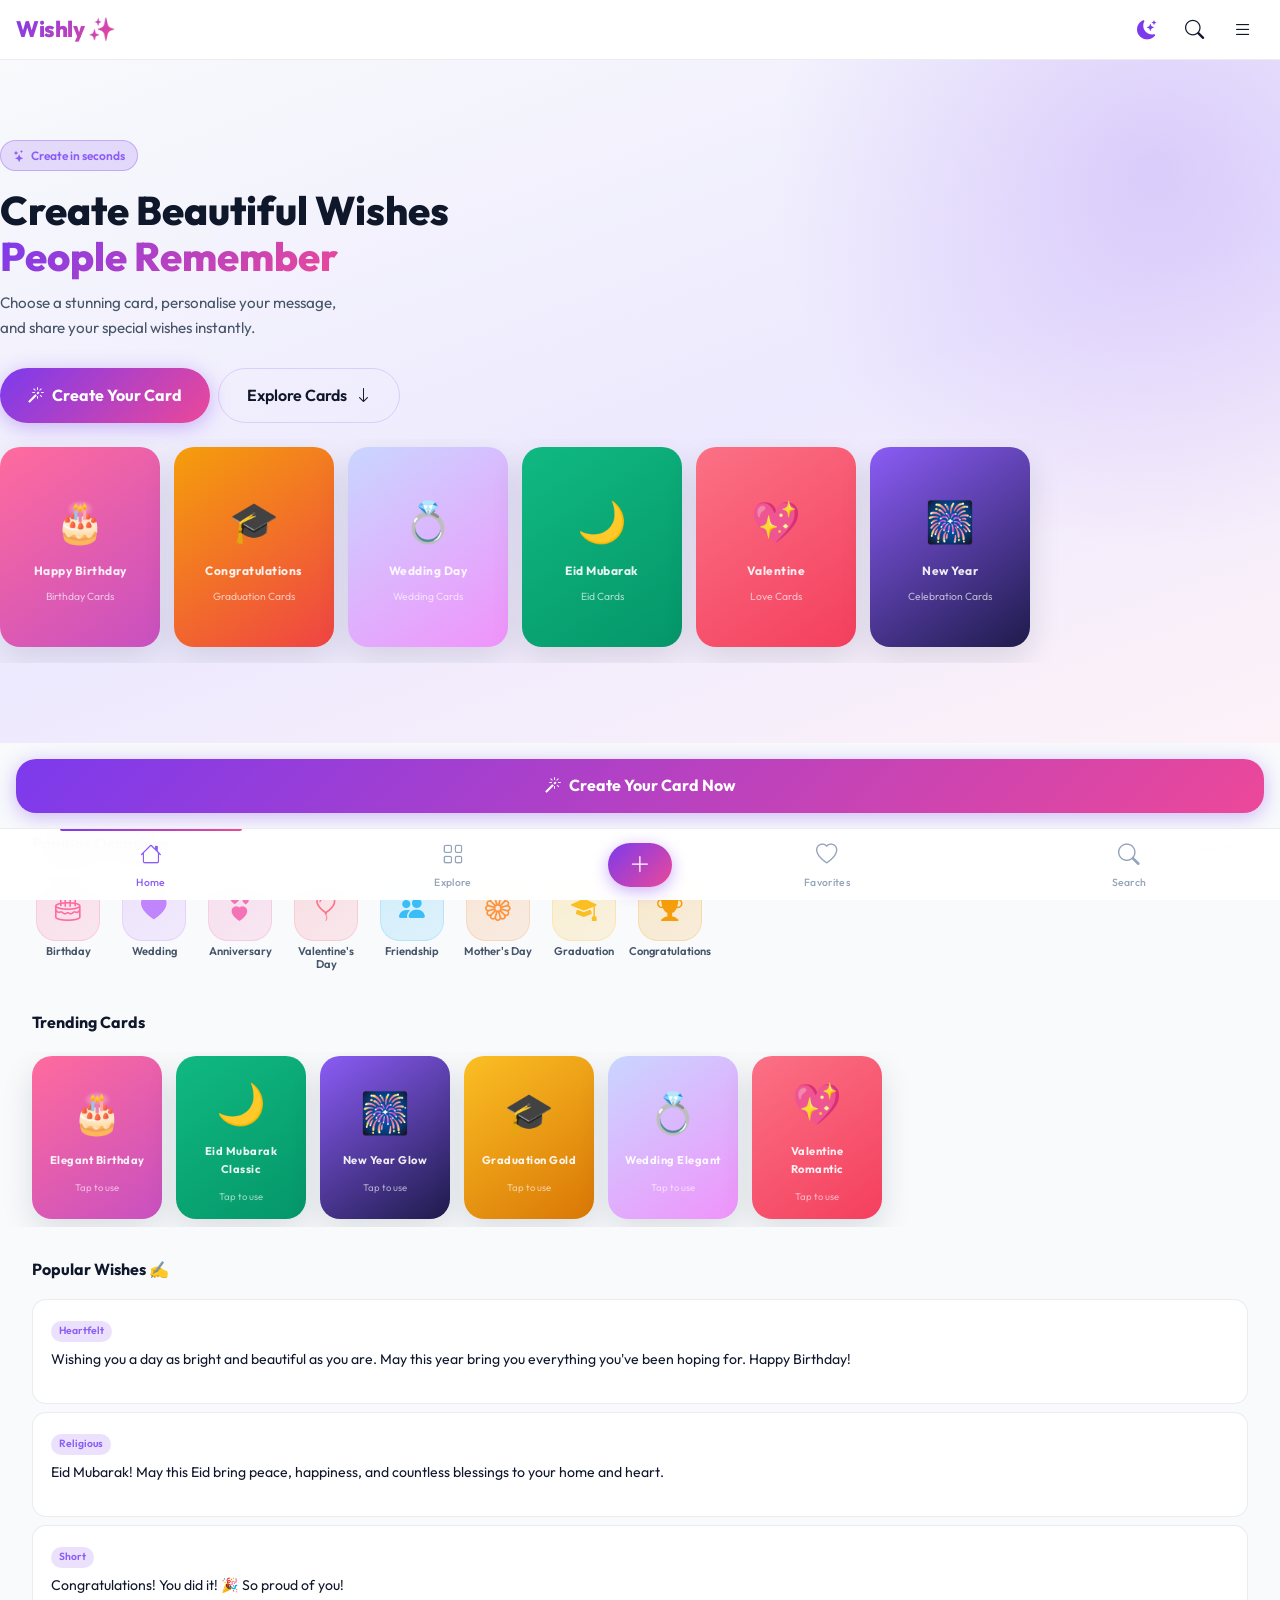
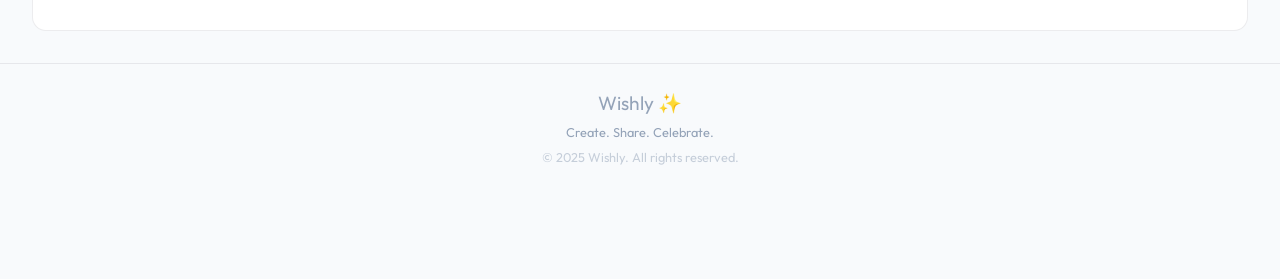
<file: index.html>
<!DOCTYPE html>
<html lang="en">
<head>
  <meta charset="UTF-8">
  <meta name="viewport" content="width=device-width, initial-scale=1.0, viewport-fit=cover">
  <meta name="theme-color" content="#0F0A1E">
  <title>Wishly — Create Beautiful Wish Cards</title>
  <meta name="description" content="Create stunning personalised digital wish cards for birthdays, weddings, Eid, and every special occasion. Download and share in seconds.">
  <link rel="preconnect" href="https://fonts.googleapis.com">
  <link rel="preconnect" href="https://fonts.gstatic.com" crossorigin>
  <link href="https://cdn.jsdelivr.net/npm/bootstrap@5.3.3/dist/css/bootstrap.min.css" rel="stylesheet">
  <link href="https://cdn.jsdelivr.net/npm/bootstrap-icons@1.11.3/font/bootstrap-icons.min.css" rel="stylesheet">
  <link href="assets/css/style.css" rel="stylesheet">
  <script>
    (function () {
      const saved = localStorage.getItem('wishly_theme');
      const prefersDark = window.matchMedia && window.matchMedia('(prefers-color-scheme: dark)').matches;
      const theme = saved || (prefersDark ? 'dark' : 'dark');
      document.documentElement.setAttribute('data-theme', theme);
      const meta = document.querySelector('meta[name="theme-color"]');
      if (meta) meta.setAttribute('content', theme === 'light' ? '#F8FAFC' : '#0F0A1E');
    })();
  </script>
</head>
<body class="has-bottom-nav">

  <!-- ── Header ──────────────────────────────────────────── -->
  <header class="app-header">
    <span class="logo">Wishly ✨</span>
    <div class="header-actions">
      <button class="header-icon-btn" id="btnThemeToggle" aria-label="Toggle Night/Day Mode" title="Toggle Night/Day Mode">
        <i class="bi bi-sun-fill" style="color:var(--secondary)"></i>
      </button>
      <button class="header-icon-btn" id="btnHeaderSearch" aria-label="Search">
        <i class="bi bi-search"></i>
      </button>
      <button class="header-icon-btn" id="btnHeaderMenu" aria-label="Menu"
              data-bs-toggle="offcanvas" data-bs-target="#sideMenu">
        <i class="bi bi-list"></i>
      </button>
    </div>
  </header>

  <!-- ── Side Menu ───────────────────────────────────────── -->
  <div class="offcanvas offcanvas-end sheet-custom" tabindex="-1" id="sideMenu">
    <div class="offcanvas-header border-0">
      <span class="logo fs-4">Wishly ✨</span>
      <button type="button" class="btn-close" data-bs-dismiss="offcanvas" aria-label="Close"></button>
    </div>
    <div class="offcanvas-body pt-0">
      <nav class="d-flex flex-column gap-1">
        <a href="index.html"     class="side-link active"><i class="bi bi-house-fill"></i> Home</a>
        <a href="occasions.html" class="side-link"><i class="bi bi-grid-fill"></i> All Occasions</a>
        <a href="favorites.html" class="side-link"><i class="bi bi-heart-fill"></i> My Favorites</a>
        <div class="divider"></div>
        <div class="side-link d-flex align-items-center justify-content-between" id="sideThemeToggle" style="cursor:pointer" role="button">
          <span><i class="bi bi-circle-half"></i> Theme Mode</span>
          <span class="badge rounded-pill bg-purple-soft" id="sideThemeBadge">Night Mode 🌙</span>
        </div>
        <div class="divider"></div>
        <a href="#" class="side-link text-muted-custom small" style="cursor:default">
          <i class="bi bi-info-circle"></i> About Wishly
        </a>
      </nav>
      <div class="mt-auto pt-4">
        <div class="card-custom">
          <div class="card-custom-body text-center">
            <div style="font-size:2.5rem;margin-bottom:.5rem">🎉</div>
            <p class="fw-bold mb-1">Create a Card Now</p>
            <p class="text-muted-custom small mb-3">Takes less than 2 minutes</p>
            <a href="occasions.html" class="btn-primary-custom btn-full">Create Card</a>
          </div>
        </div>
      </div>
    </div>
  </div>

  <!-- ── Global Search Offcanvas ─────────────────────────── -->
  <div class="offcanvas offcanvas-top" style="height:100dvh;background:var(--bg);" tabindex="-1" id="globalSearch">
    <div class="offcanvas-header" style="border-bottom:1px solid var(--border-light);">
      <button type="button" class="btn-close" data-bs-dismiss="offcanvas" aria-label="Close"></button>
      <h5 class="offcanvas-title ms-2 fw-bold">Search</h5>
    </div>
    <div class="offcanvas-body p-0">
      <div class="search-bar-wrap" style="padding-top:1rem">
        <i class="bi bi-search search-icon"></i>
        <input type="search" class="search-bar" id="globalSearchInput"
               placeholder="Search occasions, cards, messages..." autocomplete="off" autofocus>
      </div>
      <div id="globalSearchResults" class="p-3"></div>
    </div>
  </div>

  <!-- ── Main Content ────────────────────────────────────── -->
  <main class="page-content">

    <!-- Continue Banner -->
    <div id="continueBanner" class="d-none mx-3 mt-3 p-3 rounded-4"
         style="background:linear-gradient(135deg,rgba(124,58,237,0.15),rgba(236,72,153,0.15));border:1px solid rgba(124,58,237,0.3)">
      <p class="fw-bold mb-1 small">Continue your card?</p>
      <p class="text-muted-custom small mb-2">You have an unfinished card.</p>
      <div class="d-flex gap-2">
        <button id="btnContinueCard" class="btn-primary-custom flex-1" style="min-height:40px;font-size:0.85rem;padding:0.5rem 1rem">
          Continue
        </button>
        <button id="btnStartNew" class="btn-secondary-custom" style="min-height:40px;font-size:0.85rem;padding:0.5rem 1rem">
          Start New
        </button>
      </div>
    </div>

    <!-- ── Hero ─────────────────────────────────────────── -->
    <section class="hero-section">
      <div class="hero-badge">
        <i class="bi bi-stars"></i>
        Create in seconds
      </div>
      <h1 class="hero-title">
        Create Beautiful Wishes<br>
        <span class="text-gradient">People Remember</span>
      </h1>
      <p class="hero-subtitle">
        Choose a stunning card, personalise your message,<br class="d-none d-sm-inline">
        and share your special wishes instantly.
      </p>
      <div class="d-flex gap-2 mb-3 flex-wrap">
        <a href="occasions.html" class="btn-primary-custom">
          <i class="bi bi-magic"></i> Create Your Card
        </a>
        <a href="#exploreSection" class="btn-secondary-custom">
          Explore Cards <i class="bi bi-arrow-down"></i>
        </a>
      </div>

      <!-- Scrollable preview cards -->
      <div class="hero-scroll-preview" id="heroPreviewRow" role="list" aria-label="Card preview examples">
      </div>
    </section>

    <!-- ── Create Card CTA ───────────────────────────────── -->
    <section class="section-gap-sm px-3 mt-3" id="exploreSection">
      <a href="occasions.html" class="btn-primary-custom btn-full" style="border-radius:var(--radius-lg)">
        <i class="bi bi-magic"></i> Create Your Card Now
      </a>
    </section>

    <!-- ── Popular Occasions ────────────────────────────── -->
    <section class="section-gap" id="popularOccasions">
      <div class="section-header">
        <h2 class="section-title">Popular Occasions</h2>
        <a href="occasions.html" class="section-link">See all <i class="bi bi-chevron-right"></i></a>
      </div>
      <div class="scroll-row" id="popularOccasionRow" role="list">
        <!-- JS rendered -->
      </div>
    </section>

    <!-- ── Trending Cards ───────────────────────────────── -->
    <section class="section-gap">
      <div class="section-header">
        <h2 class="section-title">Trending Cards</h2>
      </div>
      <div class="scroll-row" id="trendingCardsRow" role="list">
        <!-- JS rendered -->
      </div>
    </section>

    <!-- ── Popular Wishes ───────────────────────────────── -->
    <section class="section-gap">
      <div class="section-header">
        <h2 class="section-title">Popular Wishes ✍️</h2>
      </div>
      <div class="d-flex flex-column gap-2 px-3" id="popularWishesRow">
        <!-- JS rendered -->
      </div>
    </section>

    <!-- ── Recently Used ────────────────────────────────── -->
    <section class="section-gap" id="recentSection" style="display:none">
      <div class="section-header">
        <h2 class="section-title">Recently Used</h2>
      </div>
      <div class="scroll-row" id="recentRow">
      </div>
    </section>

    <!-- ── Favorites Teaser ──────────────────────────────── -->
    <section class="section-gap" id="favSection" style="display:none">
      <div class="section-header">
        <h2 class="section-title">My Favorites ❤️</h2>
        <a href="favorites.html" class="section-link">See all <i class="bi bi-chevron-right"></i></a>
      </div>
      <div class="scroll-row" id="favRow">
      </div>
    </section>

    <!-- ── Footer ───────────────────────────────────────── -->
    <footer class="text-center py-4 px-3" style="color:var(--text-subtle);font-size:0.8rem;border-top:1px solid var(--border-light);margin-top:1rem">
      <div class="logo mb-1" style="font-size:1.2rem">Wishly ✨</div>
      <p class="mb-0">Create. Share. Celebrate.</p>
      <p class="mt-1" style="opacity:.5">© 2025 Wishly. All rights reserved.</p>
    </footer>

  </main>

  <!-- ── Bottom Navigation ────────────────────────────────── -->
  <nav class="bottom-nav" role="navigation" aria-label="Main navigation">
    <a href="index.html" class="bottom-nav-item" data-page="index.html">
      <i class="bi bi-house"></i>
      <span>Home</span>
    </a>
    <a href="occasions.html" class="bottom-nav-item" data-page="occasions.html">
      <i class="bi bi-grid"></i>
      <span>Explore</span>
    </a>
    <a href="occasions.html" class="bottom-nav-item d-flex align-items-center justify-content-center" style="flex:0 0 auto">
      <div class="bottom-nav-create" aria-label="Create card">
        <i class="bi bi-plus-lg"></i>
      </div>
    </a>
    <a href="favorites.html" class="bottom-nav-item" data-page="favorites.html">
      <i class="bi bi-heart"></i>
      <span>Favorites</span>
    </a>
    <a href="occasions.html" class="bottom-nav-item" data-page="search">
      <i class="bi bi-search"></i>
      <span>Search</span>
    </a>
  </nav>

  <!-- ── Scripts ─────────────────────────────────────────── -->
  <script src="https://cdn.jsdelivr.net/npm/bootstrap@5.3.3/dist/js/bootstrap.bundle.min.js"></script>
  <script src="assets/js/data/occasions.js"></script>
  <script src="assets/js/data/templates.js"></script>
  <script src="assets/js/data/wishes.js"></script>
  <script src="assets/js/storage.js"></script>
  <script src="assets/js/download.js"></script>
  <script src="assets/js/share.js"></script>
  <script src="assets/js/app.js"></script>
  <script src="assets/js/protection.js"></script>
  <script>
  /* ── Homepage JS ────────────────────────────────────── */
  (function () {
    'use strict';

    // ── Hero preview cards ───────────────────────────────
    const heroData = [
      { grad:['#FF6B9D','#C850C0'], emoji:'🎂', title:'Happy Birthday', sub:'Birthday Cards' },
      { grad:['#F59E0B','#EF4444'], emoji:'🎓', title:'Congratulations', sub:'Graduation Cards' },
      { grad:['#C9D6FF','#f093fb'], emoji:'💍', title:'Wedding Day',    sub:'Wedding Cards' },
      { grad:['#10B981','#059669'], emoji:'🌙', title:'Eid Mubarak',    sub:'Eid Cards' },
      { grad:['#FB7185','#F43F5E'], emoji:'💖', title:'Valentine',      sub:'Love Cards' },
      { grad:['#8B5CF6','#1E1B4B'], emoji:'🎆', title:'New Year',       sub:'Celebration Cards' },
    ];

    const heroRow = document.getElementById('heroPreviewRow');
    if (heroRow) {
      heroData.forEach(d => {
        const card = document.createElement('div');
        card.className = 'hero-card-preview';
        card.setAttribute('role', 'listitem');
        card.style.background = `linear-gradient(145deg, ${d.grad[0]}, ${d.grad[1]})`;
        card.innerHTML = `
          <div class="hero-card-inner">
            <div class="card-emoji">${d.emoji}</div>
            <div class="card-label">${d.title}</div>
            <div class="card-sublabel">${d.sub}</div>
          </div>
        `;
        card.addEventListener('click', () => { window.location.href = 'occasions.html'; });
        heroRow.appendChild(card);
      });
    }

    // ── Popular Occasions row ─────────────────────────────
    const popularRow = document.getElementById('popularOccasionRow');
    if (popularRow) {
      const popular = OCCASIONS.filter(o => o.category.includes('popular')).slice(0, 8);
      popular.forEach(occ => {
        const item = document.createElement('a');
        item.href = `templates.html?occasion=${occ.id}`;
        item.className = 'd-flex flex-column align-items-center gap-1 text-decoration-none';
        item.setAttribute('role', 'listitem');
        item.style.cssText = 'flex:0 0 auto;width:72px;';
        item.innerHTML = `
          <div style="width:64px;height:64px;border-radius:var(--radius-lg);display:flex;align-items:center;
                      justify-content:center;font-size:1.6rem;background:linear-gradient(145deg,${occ.color}33,${occ.color}22);
                      border:1px solid ${occ.color}33">
            <i class="bi ${occ.icon}" style="color:${occ.color}"></i>
          </div>
          <span style="font-size:0.7rem;font-weight:600;color:var(--text-muted);text-align:center;line-height:1.2">${occ.name}</span>
        `;
        popularRow.appendChild(item);
      });
    }

    // ── Trending Cards (horizontal scroll previews) ──────
    const trendingRow = document.getElementById('trendingCardsRow');
    if (trendingRow) {
      const trending = [
        { grad:['#FF6B9D','#C850C0'], emoji:'🎂', name:'Elegant Birthday',    occ:'birthday' },
        { grad:['#10B981','#059669'], emoji:'🌙', name:'Eid Mubarak Classic', occ:'eid' },
        { grad:['#8B5CF6','#1E1B4B'], emoji:'🎆', name:'New Year Glow',       occ:'newyear' },
        { grad:['#FBBF24','#D97706'], emoji:'🎓', name:'Graduation Gold',     occ:'graduation' },
        { grad:['#C9D6FF','#f093fb'], emoji:'💍', name:'Wedding Elegant',     occ:'wedding' },
        { grad:['#FB7185','#F43F5E'], emoji:'💖', name:'Valentine Romantic',  occ:'valentine' },
      ];

      trending.forEach(t => {
        const card = document.createElement('div');
        card.className = 'hero-card-preview';
        card.setAttribute('role', 'listitem');
        card.style.cssText = `background:linear-gradient(145deg,${t.grad[0]},${t.grad[1]});width:130px;height:163px;cursor:pointer`;
        card.innerHTML = `
          <div class="hero-card-inner">
            <div class="card-emoji">${t.emoji}</div>
            <div class="card-label" style="font-size:.7rem">${t.name}</div>
            <div style="font-size:.6rem;color:rgba(255,255,255,.6);margin-top:2px">Tap to use</div>
          </div>
        `;
        card.addEventListener('click', () => {
          const occ = getOccasionById(t.occ);
          if (occ) {
            AppState.update({ selectedOccasion: occ });
            addRecentOccasion(occ.id);
          }
          window.location.href = `templates.html?occasion=${t.occ}`;
        });
        trendingRow.appendChild(card);
      });
    }

    // ── Popular Wishes ──────────────────────────────────
    const wishesRow = document.getElementById('popularWishesRow');
    if (wishesRow) {
      const samples = [
        getWishesForOccasion('birthday').find(w => w.category === 'heartfelt'),
        getWishesForOccasion('eid').find(w => w.category === 'religious'),
        getWishesForOccasion('congratulations').find(w => w.category === 'short'),
      ].filter(Boolean);

      samples.forEach(wish => {
        const card = document.createElement('div');
        card.className = 'wish-card mx-3';
        card.innerHTML = `
          <div class="wish-category-badge">${wish.category}</div>
          <p class="wish-text">${wish.text}</p>
        `;
        wishesRow.appendChild(card);
      });
    }

    // ── Recently used section ────────────────────────────
    const recentIds = getRecentOccasions();
    if (recentIds.length) {
      const recentSection = document.getElementById('recentSection');
      const recentRow = document.getElementById('recentRow');
      if (recentSection) recentSection.style.display = '';
      recentIds.forEach(id => {
        const occ = getOccasionById(id);
        if (!occ || !recentRow) return;
        const item = document.createElement('a');
        item.href = `templates.html?occasion=${id}`;
        item.className = 'd-flex flex-column align-items-center gap-1 text-decoration-none';
        item.style.cssText = 'flex:0 0 auto;width:72px;';
        item.innerHTML = `
          <div style="width:64px;height:64px;border-radius:var(--radius-lg);display:flex;align-items:center;
                      justify-content:center;font-size:1.6rem;background:linear-gradient(145deg,${occ.color}33,${occ.color}22);
                      border:1px solid ${occ.color}33">
            <i class="bi ${occ.icon}" style="color:${occ.color}"></i>
          </div>
          <span style="font-size:.7rem;font-weight:600;color:var(--text-muted);text-align:center;">${occ.name}</span>
        `;
        recentRow.appendChild(item);
      });
    }

    // ── Favorites teaser ─────────────────────────────────
    const favIds = getFavoriteTemplateIds();
    if (favIds.length) {
      document.getElementById('favSection').style.display = '';
      const favRow = document.getElementById('favRow');
      favIds.slice(0, 4).forEach(tid => {
        const tmpl = getTemplateById(tid);
        if (!tmpl || !favRow) return;
        const card = document.createElement('div');
        card.className = 'hero-card-preview';
        card.style.cssText = `background:linear-gradient(145deg,${tmpl.gradient[0]},${tmpl.gradient[1]});width:110px;height:138px;cursor:pointer;flex:0 0 auto;`;
        card.innerHTML = `<div class="hero-card-inner">
          <div class="card-emoji">${tmpl.emoji}</div>
          <div class="card-label" style="font-size:.65rem">${tmpl.name}</div>
        </div>`;
        card.addEventListener('click', () => {
          AppState.update({ selectedOccasion: getOccasionById(tmpl.occasionId), selectedTemplate: cloneTemplate(tid) });
          window.location.href = 'details.html';
        });
        favRow.appendChild(card);
      });
    }

    // ── Global search ─────────────────────────────────────
    document.getElementById('btnHeaderSearch')?.addEventListener('click', () => {
      bootstrap.Offcanvas.getOrCreateInstance(document.getElementById('globalSearch')).show();
      setTimeout(() => document.getElementById('globalSearchInput')?.focus(), 300);
    });

    document.getElementById('globalSearchInput')?.addEventListener('input', function () {
      const q = this.value.trim().toLowerCase();
      const results = document.getElementById('globalSearchResults');
      if (!results) return;
      if (!q) { results.innerHTML = '<p class="text-muted-custom text-center small pt-3">Type to search occasions, messages...</p>'; return; }

      const occMatches = searchOccasions(q).slice(0, 5);
      let html = '';
      if (occMatches.length) {
        html += '<p class="text-muted-custom small fw-bold mb-2">Occasions</p>';
        occMatches.forEach(o => {
          html += `<a href="templates.html?occasion=${o.id}" class="d-flex align-items-center gap-2 py-2 text-decoration-none" style="border-bottom:1px solid var(--border-light)">
            <i class="bi ${o.icon}" style="color:${o.color};font-size:1.4rem"></i>
            <div>
              <div class="fw-bold small">${o.name}</div>
              <div class="text-muted-custom" style="font-size:.7rem">${o.designCount} designs</div>
            </div>
          </a>`;
        });
      }

      if (!occMatches.length) {
        html = '<div class="empty-state"><div class="empty-state-icon">🔍</div><div class="empty-state-title">No results</div></div>';
      }

      results.innerHTML = html;
    });

  })();
  </script>

  <style>
    .side-link {
      display:flex; align-items:center; gap:.75rem;
      padding:.75rem 1rem; border-radius:var(--radius);
      color:var(--text); text-decoration:none;
      font-weight:500; font-size:.95rem;
      transition:var(--transition-fast);
    }
    .side-link:hover, .side-link.active { background:rgba(124,58,237,.15); color:var(--primary-light); }
    .side-link i { font-size:1.1rem; }
    .flex-1 { flex:1; }
  </style>
</body>
</html>
</file>
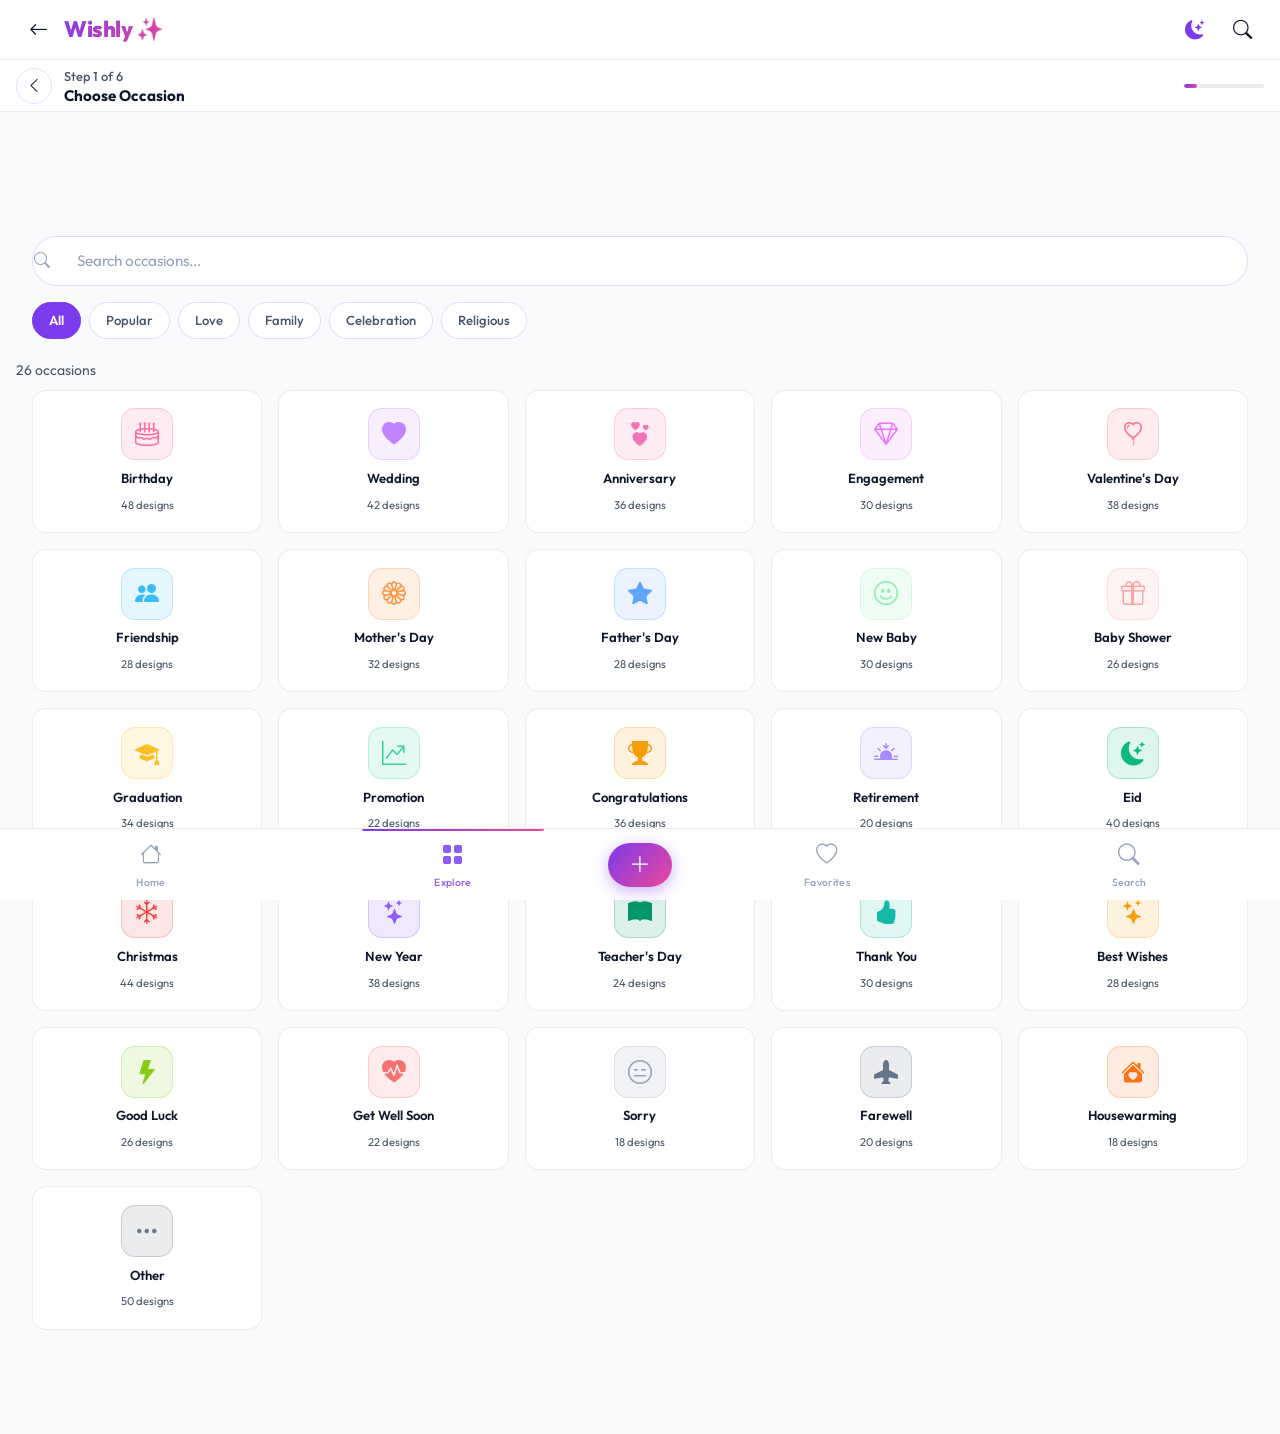
<file: details.html>
<!DOCTYPE html>
<html lang="en">
<head>
  <meta charset="UTF-8">
  <meta name="viewport" content="width=device-width, initial-scale=1.0, viewport-fit=cover">
  <meta name="theme-color" content="#0F0A1E">
  <title>Your Details — Wishly</title>
  <meta name="description" content="Enter your details and choose the perfect message for your wish card.">
  <link href="https://cdn.jsdelivr.net/npm/bootstrap@5.3.3/dist/css/bootstrap.min.css" rel="stylesheet">
  <link href="https://cdn.jsdelivr.net/npm/bootstrap-icons@1.11.3/font/bootstrap-icons.min.css" rel="stylesheet">
  <link href="assets/css/style.css" rel="stylesheet">
  <script>
    (function () {
      const saved = localStorage.getItem('wishly_theme');
      const prefersDark = window.matchMedia && window.matchMedia('(prefers-color-scheme: dark)').matches;
      const theme = saved || (prefersDark ? 'dark' : 'dark');
      document.documentElement.setAttribute('data-theme', theme);
      const meta = document.querySelector('meta[name="theme-color"]');
      if (meta) meta.setAttribute('content', theme === 'light' ? '#F8FAFC' : '#0F0A1E');
    })();
  </script>
  <style>
    /* Steps within details page */
    .detail-step { display:none; }
    .detail-step.active { display:block; }
    .wish-list { display:flex;flex-direction:column;gap:.75rem; }
    .write-own-card {
      border-radius:var(--radius);border:1.5px dashed var(--border);
      background:var(--bg-card);padding:1rem;cursor:pointer;
      display:flex;align-items:center;gap:.75rem;
      color:var(--text-muted);transition:var(--transition-fast);
    }
    .write-own-card:hover { border-color:var(--primary);color:var(--primary-light); }
    .write-own-card i { font-size:1.4rem;flex-shrink:0; }
    textarea.form-control-custom { min-height:120px; resize:vertical; }
    .card-mini-preview {
      border-radius:var(--radius-lg);overflow:hidden;
      aspect-ratio:4/5;display:flex;flex-direction:column;
      align-items:center;justify-content:center;gap:.5rem;
      padding:1rem;text-align:center;box-shadow:var(--shadow);
    }
  </style>
</head>
<body class="has-bottom-nav has-step-bar">

  <!-- ── Header ──────────────────────────────────────────── -->
  <header class="app-header">
    <button class="header-icon-btn me-1" id="detailsBackBtn" aria-label="Go back">
      <i class="bi bi-arrow-left"></i>
    </button>
    <span class="logo">Wishly ✨</span>
    <div class="header-actions">
      <button class="header-icon-btn" id="btnThemeToggle" aria-label="Toggle Night/Day Mode" title="Toggle Night/Day Mode">
        <i class="bi bi-sun-fill" style="color:var(--secondary)"></i>
      </button>
      <div id="headerMiniPreview" style="width:36px;height:36px;border-radius:var(--radius-sm);cursor:pointer;display:flex;align-items:center;justify-content:center;font-size:1.2rem"></div>
    </div>
  </header>

  <!-- ── Step Bar ─────────────────────────────────────────── -->
  <div class="step-bar">
    <button class="step-back-btn" id="stepBackBtn" aria-label="Go back"><i class="bi bi-chevron-left"></i></button>
    <div class="step-info">
      <div class="step-label" id="detailStepLabel">Step 3 of 6</div>
      <div class="step-title" id="detailStepTitle">Your Details</div>
    </div>
    <div class="step-progress-track">
      <div class="step-progress-fill" id="detailProgressFill" style="width:50%"></div>
    </div>
  </div>

  <main class="page-content with-step-bar">

    <!-- ─────────────────────────────────────────────────────
         DETAIL STEP 1: Recipient Info
    ─────────────────────────────────────────────────────── -->
    <div class="detail-step active" id="stepRecipient">
      <div class="px-3 pt-4 pb-2">
        <h2 style="font-size:1.3rem;font-weight:800;margin-bottom:.25rem">Tell us who you're wishing 🎉</h2>
        <p class="text-muted-custom small mb-0">This will appear on the card.</p>
      </div>

      <!-- Mini card preview -->
      <div class="px-3 mb-3">
        <div class="card-mini-preview" id="recipientPreviewCard" style="max-width:200px;margin:0 auto">
          <div id="rpEmoji" style="font-size:2.5rem">🎉</div>
          <div id="rpHeader" style="font-size:.9rem;font-weight:700;color:rgba(255,255,255,.9)"></div>
          <div id="rpName" style="font-size:1.2rem;font-weight:900;color:#fff">Your Name</div>
          <div id="rpSender" style="font-size:.7rem;color:rgba(255,255,255,.7);display:none"></div>
        </div>
      </div>

      <div class="px-3">
        <!-- Recipient Name -->
        <div class="form-group">
          <label class="form-label-custom" for="recipientName">
            Recipient Name <span style="color:var(--danger)">*</span>
          </label>
          <input type="text" id="recipientName" class="form-control-custom"
                 placeholder="e.g. Ayesha" maxlength="40"
                 autocomplete="off" autocorrect="off" spellcheck="false"
                 aria-required="true">
          <div class="field-error" id="recipientNameError">Please enter the recipient's name.</div>
        </div>

        <!-- Date (optional) -->
        <div class="form-group">
          <label class="form-label-custom" for="cardDate">
            Date <span class="text-muted-custom" style="font-weight:400">(optional)</span>
          </label>
          <input type="date" id="cardDate" class="form-control-custom"
                 aria-label="Card date (optional)">
        </div>

        <!-- Sender Name -->
        <div class="form-group">
          <label class="form-label-custom" for="senderName">
            Your Name <span class="text-muted-custom" style="font-weight:400">(optional)</span>
          </label>
          <input type="text" id="senderName" class="form-control-custom"
                 placeholder="e.g. Shakib (appears as 'With love, Shakib')"
                 maxlength="40" autocomplete="off">
        </div>
      </div>

      <div class="sticky-bottom-cta">
        <button id="btnNextToMessage" class="btn-primary-custom btn-full">
          Next: Choose Message <i class="bi bi-arrow-right ms-1"></i>
        </button>
      </div>
    </div>

    <!-- ─────────────────────────────────────────────────────
         DETAIL STEP 2: Message / Wish Selection
    ─────────────────────────────────────────────────────── -->
    <div class="detail-step" id="stepMessage">
      <div class="px-3 pt-4 pb-2">
        <h2 style="font-size:1.3rem;font-weight:800;margin-bottom:.25rem">Choose a Wish ✍️</h2>
        <p class="text-muted-custom small mb-0">Tap a message to select it.</p>
      </div>

      <!-- Wish category chips -->
      <div class="filter-chips" id="wishCategoryChips" role="tablist">
        <!-- JS rendered -->
      </div>

      <!-- Wish count -->
      <div class="px-3 mt-2 mb-1">
        <p class="text-muted-custom small mb-0" id="wishCount">Loading...</p>
      </div>

      <!-- Write your own (top of list) -->
      <div class="px-3 mb-2">
        <div class="write-own-card" id="btnWriteOwn" role="button" tabindex="0" aria-label="Write your own message">
          <i class="bi bi-pencil-square"></i>
          <div>
            <div class="fw-bold small">Write your own</div>
            <div class="text-muted-custom" style="font-size:.75rem">Create a personal message</div>
          </div>
        </div>
      </div>

      <!-- Wish cards list -->
      <div class="wish-list px-3" id="wishList" role="list">
        <!-- JS rendered -->
      </div>

      <div style="height:2rem"></div>

      <!-- Sticky CTA -->
      <div class="sticky-bottom-cta">
        <div class="d-flex gap-2">
          <button id="btnBackToDetails" class="btn-secondary-custom" style="min-height:52px;width:52px;padding:0;justify-content:center">
            <i class="bi bi-arrow-left"></i>
          </button>
          <button id="btnGoToEditor" class="btn-primary-custom flex-1" disabled>
            Customize Card <i class="bi bi-brush ms-1"></i>
          </button>
        </div>
      </div>
    </div>

    <!-- ─────────────────────────────────────────────────────
         WRITE OWN MESSAGE (inline form, hidden initially)
    ─────────────────────────────────────────────────────── -->
    <div class="detail-step" id="stepCustomMessage">
      <div class="px-3 pt-4 pb-2">
        <h2 style="font-size:1.3rem;font-weight:800;margin-bottom:.25rem">Write Your Message ✍️</h2>
        <p class="text-muted-custom small mb-0">Your personal message for the card.</p>
      </div>
      <div class="px-3">
        <div class="form-group">
          <label class="form-label-custom" for="customMessageArea">Your message</label>
          <textarea id="customMessageArea" class="form-control-custom"
                    placeholder="Write your heartfelt message here..." maxlength="300"
                    rows="5" aria-label="Your custom card message"></textarea>
          <div class="char-count"><span id="customMsgCount">0</span> / 300</div>
          <div class="field-error" id="customMsgError">Please write a message or choose one from the list.</div>
        </div>
      </div>
      <div class="sticky-bottom-cta">
        <div class="d-flex gap-2">
          <button id="btnBackToWishList" class="btn-secondary-custom" style="min-height:52px;width:52px;padding:0;justify-content:center">
            <i class="bi bi-arrow-left"></i>
          </button>
          <button id="btnUseCustomMessage" class="btn-primary-custom flex-1">
            Use This Message <i class="bi bi-check2 ms-1"></i>
          </button>
        </div>
      </div>
    </div>

  </main>

  <!-- ── Bottom Nav ──────────────────────────────────────── -->
  <nav class="bottom-nav" role="navigation">
    <a href="index.html"     class="bottom-nav-item"><i class="bi bi-house"></i><span>Home</span></a>
    <a href="occasions.html" class="bottom-nav-item"><i class="bi bi-grid"></i><span>Explore</span></a>
    <a href="occasions.html" class="bottom-nav-item d-flex align-items-center justify-content-center" style="flex:0 0 auto">
      <div class="bottom-nav-create"><i class="bi bi-plus-lg"></i></div>
    </a>
    <a href="favorites.html" class="bottom-nav-item"><i class="bi bi-heart"></i><span>Favorites</span></a>
    <a href="occasions.html" class="bottom-nav-item"><i class="bi bi-search"></i><span>Search</span></a>
  </nav>

  <script src="https://cdn.jsdelivr.net/npm/bootstrap@5.3.3/dist/js/bootstrap.bundle.min.js"></script>
  <script src="assets/js/data/occasions.js"></script>
  <script src="assets/js/data/templates.js"></script>
  <script src="assets/js/data/wishes.js"></script>
  <script src="assets/js/storage.js"></script>
  <script src="assets/js/app.js"></script>
  <script src="assets/js/protection.js"></script>
  <script>
  (function () {
    'use strict';

    // ── Guard: require template ───────────────────────────
    const occasion = AppState.selectedOccasion || loadCardState()?.selectedOccasion;
    const template = AppState.selectedTemplate || loadCardState()?.selectedTemplate;

    if (!occasion || !template) {
      window.location.href = 'occasions.html';
      return;
    }

    if (!AppState.selectedOccasion) AppState.restore(loadCardState());

    // ── Local step state (within this page) ──────────────
    let currentDetailStep = 'recipient'; // 'recipient' | 'message' | 'customMessage'
    let selectedWishId    = null;
    let selectedWishText  = '';
    let useCustom         = false;

    // Pre-fill from AppState
    const recipientInput = document.getElementById('recipientName');
    const senderInput    = document.getElementById('senderName');
    const dateInput      = document.getElementById('cardDate');

    if (recipientInput) recipientInput.value = AppState.recipientName || '';
    if (senderInput)    senderInput.value    = AppState.senderName    || '';
    if (dateInput)      dateInput.value      = AppState.selectedDate  || '';

    // ── Mini card preview ─────────────────────────────────
    function updateMiniPreview() {
      const tmpl = AppState.selectedTemplate || template;
      const pCard = document.getElementById('recipientPreviewCard');
      if (pCard && tmpl?.gradient) {
        pCard.style.background = `linear-gradient(145deg,${tmpl.gradient[0]},${tmpl.gradient[1]})`;
      }
      const emoji = tmpl?.emoji || '🎉';
      const el = document.getElementById('rpEmoji');
      if (el) el.textContent = emoji;

      const headerEl = tmpl?.elements?.find(e => e.role === 'header');
      const rpHeader = document.getElementById('rpHeader');
      if (rpHeader) rpHeader.textContent = headerEl?.content || `Happy ${occasion.name}`;

      const rpName = document.getElementById('rpName');
      const recipVal = recipientInput?.value.trim() || 'Your Name';
      if (rpName) rpName.textContent = recipVal;

      const rpSender = document.getElementById('rpSender');
      const senderVal = senderInput?.value.trim();
      if (rpSender) {
        if (senderVal) {
          rpSender.textContent = `With love, ${senderVal}`;
          rpSender.style.display = '';
        } else {
          rpSender.style.display = 'none';
        }
      }

      // Header mini badge preview
      const hm = document.getElementById('headerMiniPreview');
      if (hm && tmpl?.gradient) {
        hm.style.background = `linear-gradient(145deg,${tmpl.gradient[0]},${tmpl.gradient[1]})`;
        hm.textContent = emoji;
        hm.title = tmpl.name;
      }
    }

    updateMiniPreview();
    recipientInput?.addEventListener('input', updateMiniPreview);
    senderInput?.addEventListener('input', updateMiniPreview);

    // ── Step navigation ───────────────────────────────────
    function showStep(step) {
      currentDetailStep = step;
      document.querySelectorAll('.detail-step').forEach(s => s.classList.remove('active'));
      document.getElementById(`step${capitalize(step)}`)?.classList.add('active');

      // Update step bar
      const stepMap = { recipient: { n:3, fill:'50%', title:'Your Details' },
                        message:   { n:4, fill:'66.67%', title:'Choose Message' },
                        customMessage: { n:4, fill:'66.67%', title:'Write Message' } };
      const info = stepMap[step] || stepMap.recipient;
      document.getElementById('detailStepLabel').textContent  = `Step ${info.n} of 6`;
      document.getElementById('detailStepTitle').textContent  = info.title;
      document.getElementById('detailProgressFill').style.width = info.fill;
    }

    function capitalize(s) { return s.charAt(0).toUpperCase() + s.slice(1); }

    // ── Back button ───────────────────────────────────────
    document.getElementById('detailsBackBtn')?.addEventListener('click', () => {
      if (currentDetailStep === 'recipient')     history.back();
      else if (currentDetailStep === 'message')  showStep('recipient');
      else if (currentDetailStep === 'customMessage') showStep('message');
    });

    document.getElementById('stepBackBtn')?.addEventListener('click', () => {
      if (currentDetailStep === 'recipient')     history.back();
      else if (currentDetailStep === 'message')  showStep('recipient');
      else showStep('message');
    });

    // ── Step 1 → Step 2 ───────────────────────────────────
    document.getElementById('btnNextToMessage')?.addEventListener('click', () => {
      const name = recipientInput?.value.trim();
      if (!name) {
        document.getElementById('recipientNameError')?.classList.add('visible');
        recipientInput?.classList.add('error');
        recipientInput?.focus();
        return;
      }
      document.getElementById('recipientNameError')?.classList.remove('visible');
      recipientInput?.classList.remove('error');

      AppState.update({
        recipientName: name,
        senderName:    senderInput?.value.trim() || '',
        selectedDate:  dateInput?.value || '',
        currentStep:   3,
      });

      renderWishList('all');
      showStep('message');
    });

    // ── Write own ─────────────────────────────────────────
    document.getElementById('btnWriteOwn')?.addEventListener('click', () => showStep('customMessage'));
    document.getElementById('btnWriteOwn')?.addEventListener('keydown', e => {
      if (e.key === 'Enter' || e.key === ' ') { e.preventDefault(); showStep('customMessage'); }
    });

    // ── Wish category chips ───────────────────────────────
    const wishChipsContainer = document.getElementById('wishCategoryChips');
    WISH_CATEGORIES.forEach((cat, i) => {
      const chip = document.createElement('button');
      chip.className = 'chip' + (i === 0 ? ' active' : '');
      chip.dataset.value = cat.id;
      chip.textContent = cat.label;
      wishChipsContainer.appendChild(chip);
    });

    wishChipsContainer.addEventListener('click', e => {
      const chip = e.target.closest('.chip');
      if (!chip) return;
      wishChipsContainer.querySelectorAll('.chip').forEach(c => c.classList.remove('active'));
      chip.classList.add('active');
      renderWishList(chip.dataset.value);
    });

    // ── Render wish list ──────────────────────────────────
    function renderWishList(category) {
      const list = filterWishes(occasion.id, category);
      const container = document.getElementById('wishList');
      const countEl = document.getElementById('wishCount');
      if (!container) return;

      if (countEl) countEl.textContent = `${list.length} messages`;

      container.innerHTML = '';

      list.forEach(wish => {
        const isFav = isWishFavorited(wish.id);
        const card  = document.createElement('div');
        card.className = 'wish-card' + (selectedWishId === wish.id ? ' selected' : '');
        card.setAttribute('role', 'listitem');
        card.dataset.wishId = wish.id;
        card.innerHTML = `
          <div class="d-flex align-items-start justify-content-between gap-2 mb-1">
            <span class="wish-category-badge">${wish.category}</span>
            <button class="template-fav-btn" style="position:static;width:30px;height:30px;font-size:.85rem;background:transparent;border:none;flex-shrink:0;${isFav?'color:#F43F5E':''}"
                    data-wish="${wish.id}" aria-label="${isFav?'Remove from favorites':'Add to favorites'}">
              <i class="bi bi-heart${isFav?'-fill':''}"></i>
            </button>
          </div>
          <p class="wish-text">${wish.text}</p>
        `;

        // Select wish
        card.addEventListener('click', e => {
          if (e.target.closest('[data-wish]')) return;
          selectWish(wish);
          // Visual feedback
          container.querySelectorAll('.wish-card').forEach(c => c.classList.remove('selected'));
          card.classList.add('selected');
        });

        // Fav wish
        card.querySelector('[data-wish]').addEventListener('click', e => {
          e.stopPropagation();
          const btn = e.currentTarget;
          const nowFav = toggleFavoriteWish(wish.id);
          btn.style.color = nowFav ? '#F43F5E' : '';
          btn.querySelector('i').className = `bi bi-heart${nowFav ? '-fill' : ''}`;
          showToast(nowFav ? 'Wish saved to favorites!' : 'Removed from favorites.', nowFav ? 'success' : 'info');
        });

        container.appendChild(card);
      });
    }

    function selectWish(wish) {
      selectedWishId   = wish.id;
      selectedWishText = wish.text;
      useCustom        = false;
      addRecentMessage(wish.id);

      const goBtn = document.getElementById('btnGoToEditor');
      if (goBtn) { goBtn.disabled = false; goBtn.textContent = ''; goBtn.innerHTML = 'Customize Card <i class="bi bi-brush ms-1"></i>'; }
    }

    // ── Step 2 navigation ─────────────────────────────────
    document.getElementById('btnBackToDetails')?.addEventListener('click', () => showStep('recipient'));

    document.getElementById('btnGoToEditor')?.addEventListener('click', () => {
      if (!selectedWishId && !useCustom) {
        showToast('Please select a message first.', 'warning');
        return;
      }
      const wish = useCustom ? null : getWishById(occasion.id, selectedWishId);
      AppState.update({
        selectedWish:  wish,
        customMessage: useCustom ? document.getElementById('customMessageArea')?.value.trim() : '',
        currentStep:   4,
      });
      window.location.href = 'editor.html';
    });

    // ── Custom message step ───────────────────────────────
    const customArea  = document.getElementById('customMessageArea');
    const customCount = document.getElementById('customMsgCount');

    customArea?.addEventListener('input', () => {
      const len = customArea.value.length;
      if (customCount) customCount.textContent = len;
      if (len > 260) customArea.style.borderColor = 'var(--warning)';
      else customArea.style.borderColor = '';
    });

    document.getElementById('btnBackToWishList')?.addEventListener('click', () => showStep('message'));

    document.getElementById('btnUseCustomMessage')?.addEventListener('click', () => {
      const msg = customArea?.value.trim();
      if (!msg) {
        document.getElementById('customMsgError')?.classList.add('visible');
        customArea?.focus();
        return;
      }
      document.getElementById('customMsgError')?.classList.remove('visible');
      useCustom = true;
      selectedWishId = null;
      selectedWishText = msg;

      AppState.update({
        selectedWish:  null,
        customMessage: msg,
        currentStep:   4,
      });
      window.location.href = 'editor.html';
    });

    // Pre-fill custom message if returning
    if (AppState.customMessage && customArea) {
      customArea.value = AppState.customMessage;
      if (customCount) customCount.textContent = AppState.customMessage.length;
    }

  })();
  </script>
</body>
</html>
</file>
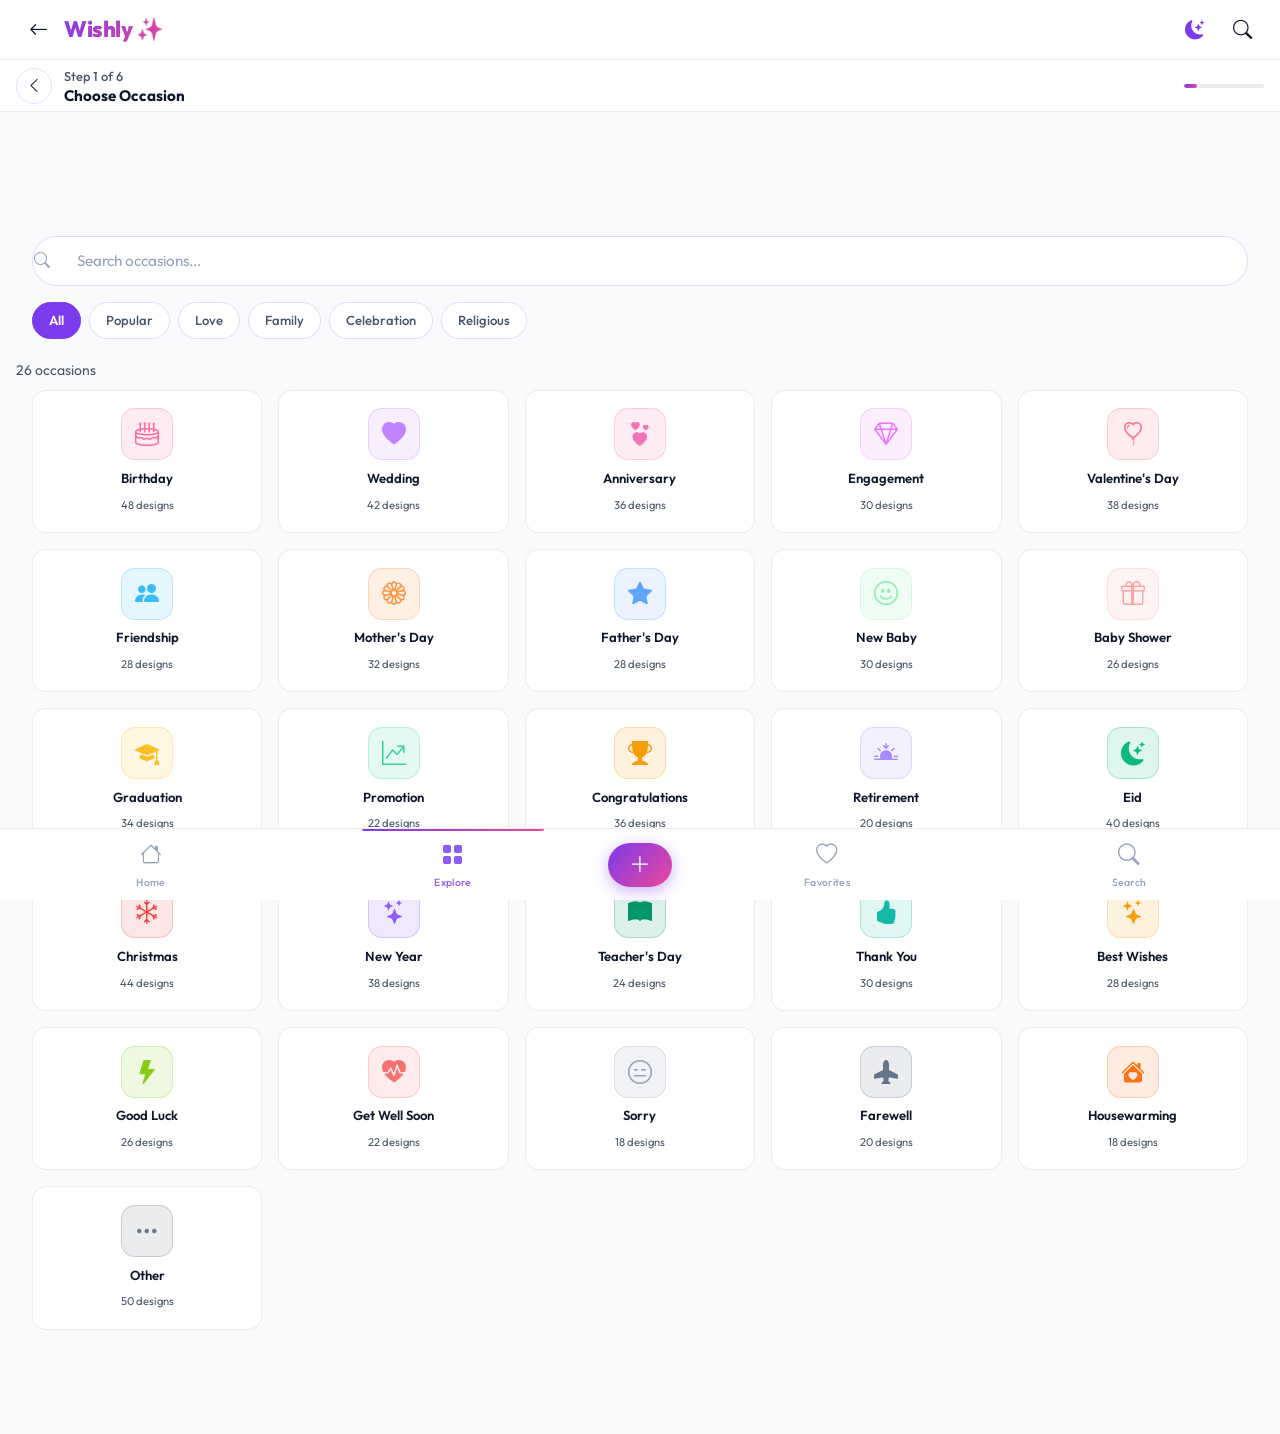
<file: editor.html>
<!DOCTYPE html>
<html lang="en">
<head>
  <meta charset="UTF-8">
  <meta name="viewport" content="width=device-width, initial-scale=1.0, viewport-fit=cover">
  <meta name="theme-color" content="#0F0A1E">
  <title>Customize Card — Wishly</title>
  <meta name="description" content="Customize your personalised wish card with the Wishly mobile editor.">
  <link href="https://cdn.jsdelivr.net/npm/bootstrap@5.3.3/dist/css/bootstrap.min.css" rel="stylesheet">
  <link href="https://cdn.jsdelivr.net/npm/bootstrap-icons@1.11.3/font/bootstrap-icons.min.css" rel="stylesheet">
  <link href="assets/css/style.css" rel="stylesheet">
  <link href="assets/css/editor.css" rel="stylesheet">
  <script>
    (function () {
      const saved = localStorage.getItem('wishly_theme');
      const prefersDark = window.matchMedia && window.matchMedia('(prefers-color-scheme: dark)').matches;
      const theme = saved || (prefersDark ? 'dark' : 'dark');
      document.documentElement.setAttribute('data-theme', theme);
      const meta = document.querySelector('meta[name="theme-color"]');
      if (meta) meta.setAttribute('content', theme === 'light' ? '#F8FAFC' : '#0F0A1E');
    })();
  </script>
</head>
<body style="overflow:hidden">

  <!-- ── Editor Page Container ────────────────────────────── -->
  <div class="editor-page">

    <!-- Top Bar -->
    <div class="editor-topbar">
      <button id="btnEditorBack" class="editor-action-btn" aria-label="Go back">
        <i class="bi bi-arrow-left"></i>
      </button>
      <span class="card-name" id="editorCardName">Your Card</span>
      <button id="btnThemeToggle" class="editor-action-btn" aria-label="Toggle Night/Day Mode" title="Toggle Night/Day Mode">
        <i class="bi bi-sun-fill" style="color:var(--secondary)"></i>
      </button>
      <button id="btnUndo" class="editor-action-btn" aria-label="Undo" disabled>
        <i class="bi bi-arrow-counterclockwise"></i>
      </button>
      <button id="btnRedo" class="editor-action-btn" aria-label="Redo" disabled>
        <i class="bi bi-arrow-clockwise"></i>
      </button>
      <button id="btnPreview" class="editor-action-btn" style="border-color:var(--primary);color:var(--primary-light)" aria-label="Preview card">
        <i class="bi bi-eye"></i>
      </button>
    </div>

    <!-- Canvas Area -->
    <div class="editor-canvas-area editor-area" id="editorCanvasArea">
      <div class="canvas-wrapper editor-area" id="canvasWrapper">
        <canvas id="editorCanvas" aria-label="Card canvas editor"></canvas>
      </div>

      <!-- Selection hint -->
      <div id="selectionHint" style="
        position:absolute;bottom:12px;left:50%;transform:translateX(-50%);
        background:rgba(0,0,0,.6);border-radius:var(--radius-full);
        padding:5px 14px;font-size:.75rem;color:rgba(255,255,255,.8);
        pointer-events:none;display:none;white-space:nowrap;
      ">Tap an element to select · Double-tap to edit text</div>
    </div>

    <!-- Bottom Toolbar -->
    <div class="editor-toolbar">
      <button class="toolbar-tool" data-tool="text" aria-label="Text tool">
        <i class="bi bi-fonts"></i>
        <span>Text</span>
      </button>
      <button class="toolbar-tool" data-tool="elements" aria-label="Add elements">
        <i class="bi bi-emoji-smile"></i>
        <span>Elements</span>
      </button>
      <button class="toolbar-tool" data-tool="photo" aria-label="Add photo">
        <i class="bi bi-image"></i>
        <span>Photo</span>
      </button>
      <button class="toolbar-tool" data-tool="background" aria-label="Change background">
        <i class="bi bi-palette"></i>
        <span>Background</span>
      </button>
      <button class="toolbar-tool" data-tool="more" aria-label="More options">
        <i class="bi bi-three-dots"></i>
        <span>More</span>
      </button>
    </div>

  </div>

  <!-- ── Hidden file inputs ────────────────────────────────── -->
  <input type="file" id="photoFileInput" accept="image/*" style="display:none" aria-label="Upload photo">
  <input type="file" id="bgImageInput"   accept="image/*" style="display:none" aria-label="Upload background image">

  <!-- ============================================================
       BOTTOM SHEET: TEXT
  ============================================================ -->
  <div class="offcanvas offcanvas-bottom sheet-custom editor-sheet" tabindex="-1" id="sheetText"
       style="max-height:80vh">
    <div class="offcanvas-body pt-0">
      <div class="sheet-handle"></div>
      <div class="sheet-title">Edit Text</div>

      <!-- Font Family -->
      <div class="text-control-row">
        <span class="text-control-label">Font</span>
        <select id="textFontFamily" class="font-select flex-1" aria-label="Select font family">
          <option value="Outfit">Outfit (Modern)</option>
          <option value="Playfair Display">Playfair Display (Elegant)</option>
          <option value="Dancing Script">Dancing Script (Romantic)</option>
          <option value="Nunito">Nunito (Cute)</option>
          <option value="Cormorant Garamond">Cormorant Garamond (Luxury)</option>
          <option value="Inter">Inter (Clean)</option>
          <option value="Georgia">Georgia (Classic)</option>
          <option value="Arial">Arial (Simple)</option>
        </select>
      </div>

      <!-- Font Size -->
      <div class="text-control-row">
        <span class="text-control-label">Size</span>
        <div class="font-size-ctrl flex-1">
          <input type="range" id="textFontSize" min="16" max="120" value="40" aria-label="Font size">
          <span class="font-size-val" id="textFontSizeVal">40</span>
        </div>
      </div>

      <!-- Letter Spacing -->
      <div class="text-control-row">
        <span class="text-control-label">Spacing</span>
        <div class="font-size-ctrl flex-1">
          <input type="range" id="textLetterSpacing" min="0" max="20" value="0" step="0.5" aria-label="Letter spacing">
          <span class="font-size-val" id="textSpacingVal">0</span>
        </div>
      </div>

      <!-- Style buttons -->
      <div class="text-control-row">
        <span class="text-control-label">Style</span>
        <div class="style-btns">
          <button id="btnBold"   class="toggle-btn" aria-label="Bold" aria-pressed="false"><i class="bi bi-type-bold"></i></button>
          <button id="btnItalic" class="toggle-btn" aria-label="Italic" aria-pressed="false"><i class="bi bi-type-italic"></i></button>
        </div>
        <span class="text-control-label ms-3">Align</span>
        <div class="align-btns">
          <button class="toggle-btn" data-align="left"   aria-label="Align left"><i class="bi bi-text-left"></i></button>
          <button class="toggle-btn active" data-align="center" aria-label="Align center"><i class="bi bi-text-center"></i></button>
          <button class="toggle-btn" data-align="right"  aria-label="Align right"><i class="bi bi-text-right"></i></button>
        </div>
      </div>

      <!-- Color Palette -->
      <div class="text-control-row flex-wrap gap-2 align-items-start">
        <span class="text-control-label w-100">Color</span>
        <div class="color-palette" id="textColorPalette">
          <!-- JS rendered -->
        </div>
        <input type="color" id="textColorCustom" class="color-custom-input" value="#ffffff" title="Custom color" aria-label="Custom text color">
      </div>

      <div class="mt-3">
        <button class="btn-secondary-custom btn-full" data-bs-dismiss="offcanvas">Done</button>
      </div>
    </div>
  </div>

  <!-- ============================================================
       BOTTOM SHEET: ELEMENTS (Emoji + Shapes)
  ============================================================ -->
  <div class="offcanvas offcanvas-bottom sheet-custom editor-sheet" tabindex="-1" id="sheetElements"
       style="max-height:75vh">
    <div class="offcanvas-body pt-0">
      <div class="sheet-handle"></div>
      <div class="sheet-title">Add Elements</div>

      <!-- Emoji category chips -->
      <div class="filter-chips mb-3 px-0" id="emojiCategoryChips">
        <button class="chip active" data-value="popular">Popular</button>
        <button class="chip" data-value="love">Love</button>
        <button class="chip" data-value="nature">Nature</button>
        <button class="chip" data-value="party">Party</button>
        <button class="chip" data-value="animals">Animals</button>
        <button class="chip" data-value="symbols">Symbols</button>
      </div>

      <!-- Emoji grid -->
      <div class="emoji-grid" id="emojiGrid" aria-label="Emoji picker">
        <!-- JS rendered -->
      </div>

      <div class="divider-text my-3"><span>Shapes & Stickers</span></div>

      <!-- Shape elements -->
      <div class="elements-grid">
        <button class="element-btn" data-shape="star"   data-color="#FFD700" aria-label="Add star">
          <i class="bi bi-star-fill" style="color:#FFD700"></i><span>Star</span>
        </button>
        <button class="element-btn" data-shape="circle" data-color="rgba(255,255,255,0.3)" aria-label="Add circle">
          <i class="bi bi-circle-fill" style="color:#C084FC"></i><span>Circle</span>
        </button>
        <button class="element-btn" data-shape="heart" data-color="#F43F5E" aria-label="Add heart">
          <span class="el-emoji">❤️</span><span>Heart</span>
        </button>
        <button class="element-btn" data-shape="flower" data-color="#FB923C" aria-label="Add flower">
          <span class="el-emoji">🌸</span><span>Flower</span>
        </button>
        <button class="element-btn" data-shape="balloon" data-color="#38BDF8" aria-label="Add balloon">
          <span class="el-emoji">🎈</span><span>Balloon</span>
        </button>
        <button class="element-btn" data-shape="confetti" data-color="#F59E0B" aria-label="Add confetti">
          <span class="el-emoji">🎊</span><span>Confetti</span>
        </button>
        <button class="element-btn" data-shape="ribbon" data-color="#EC4899" aria-label="Add ribbon">
          <span class="el-emoji">🎀</span><span>Ribbon</span>
        </button>
        <button class="element-btn" data-shape="sparkle" data-color="#FBBF24" aria-label="Add sparkle">
          <span class="el-emoji">✨</span><span>Sparkle</span>
        </button>
      </div>
    </div>
  </div>

  <!-- ============================================================
       BOTTOM SHEET: BACKGROUND
  ============================================================ -->
  <div class="offcanvas offcanvas-bottom sheet-custom editor-sheet" tabindex="-1" id="sheetBackground"
       style="max-height:70vh">
    <div class="offcanvas-body pt-0">
      <div class="sheet-handle"></div>
      <div class="sheet-title">Background</div>

      <p class="text-muted-custom small mb-2">Gradient Presets</p>
      <div class="scroll-row px-0 mb-3" id="bgGradientRow" aria-label="Background gradients">
        <!-- JS rendered -->
      </div>

      <div class="divider"></div>

      <p class="text-muted-custom small mb-2">Solid Color</p>
      <div class="text-control-row">
        <span class="text-control-label">Color</span>
        <input type="color" id="bgSolidColor" class="color-custom-input" style="width:56px;height:40px;border-radius:var(--radius-sm)" value="#1a0a3d" aria-label="Background solid color">
      </div>

      <div class="divider"></div>

      <p class="text-muted-custom small mb-2">Upload Image</p>
      <label class="photo-upload-btn" for="bgImageInput" role="button">
        <i class="bi bi-image-alt"></i>
        <span>Choose from Gallery</span>
        <span class="text-muted-custom" style="font-size:.7rem">JPG, PNG, WEBP</span>
      </label>

    </div>
  </div>

  <!-- ============================================================
       BOTTOM SHEET: MORE (Delete, Scale, Rotate, Opacity)
  ============================================================ -->
  <div class="offcanvas offcanvas-bottom sheet-custom editor-sheet" tabindex="-1" id="sheetMore"
       style="max-height:65vh">
    <div class="offcanvas-body pt-0">
      <div class="sheet-handle"></div>
      <div class="sheet-title">Element Options</div>

      <!-- Scale -->
      <div class="text-control-row mb-3">
        <span class="text-control-label">Scale</span>
        <div class="font-size-ctrl flex-1">
          <input type="range" id="elScaleSlider" min="0.2" max="5" step="0.1" value="1" aria-label="Element scale">
          <span class="font-size-val" id="elScaleVal">1x</span>
        </div>
      </div>

      <!-- Rotate -->
      <div class="text-control-row mb-3">
        <span class="text-control-label">Rotate</span>
        <div class="font-size-ctrl flex-1">
          <input type="range" id="elRotateSlider" min="-180" max="180" step="1" value="0" aria-label="Element rotation">
          <span class="font-size-val" id="elRotateVal">0°</span>
        </div>
      </div>

      <!-- Opacity -->
      <div class="text-control-row mb-3">
        <span class="text-control-label">Opacity</span>
        <div class="font-size-ctrl flex-1">
          <input type="range" id="elOpacitySlider" min="0.1" max="1" step="0.05" value="1" aria-label="Element opacity">
          <span class="font-size-val" id="elOpacityVal">100%</span>
        </div>
      </div>

      <div class="divider"></div>

      <button id="btnDeleteElement" class="btn-secondary-custom btn-full" style="border-color:var(--danger);color:var(--danger)">
        <i class="bi bi-trash3"></i> Delete Selected Element
      </button>
    </div>
  </div>

  <!-- ============================================================
       PREVIEW OVERLAY
  ============================================================ -->
  <div id="previewOverlay" class="d-none" style="
    position:fixed;inset:0;z-index:2000;background:var(--bg);
    display:flex;flex-direction:column;align-items:stretch;
  ">
    <!-- Preview topbar -->
    <div style="display:flex;align-items:center;gap:.5rem;padding:.75rem;border-bottom:1px solid var(--border-light);flex-shrink:0">
      <button id="btnHidePreview" class="editor-action-btn" aria-label="Back to editor">
        <i class="bi bi-pencil-square"></i>
      </button>
      <span class="fw-bold" style="flex:1;text-align:center;font-size:.9rem">Preview</span>
      <span class="badge-custom">Final Look</span>
    </div>

    <!-- Canvas preview -->
    <div style="flex:1;display:flex;align-items:center;justify-content:center;padding:1rem;overflow:hidden">
      <canvas id="previewCanvas" style="max-width:100%;max-height:100%;border-radius:var(--radius-lg);box-shadow:var(--shadow-lg)"></canvas>
    </div>

    <!-- Action buttons -->
    <div style="padding:.75rem 1rem;padding-bottom:calc(.75rem + env(safe-area-inset-bottom));flex-shrink:0;border-top:1px solid var(--border-light)">
      <div class="d-grid gap-2">
        <div class="d-flex gap-2">
          <button id="btnDownloadPNG" class="btn-primary-custom flex-1" style="min-height:48px;font-size:.9rem">
            <i class="bi bi-download"></i> PNG
          </button>
          <button id="btnDownloadJPG" class="btn-secondary-custom flex-1" style="min-height:48px;font-size:.9rem">
            <i class="bi bi-download"></i> JPG
          </button>
          <button id="btnShareCard" class="btn-secondary-custom flex-1" style="min-height:48px;font-size:.9rem;width:48px;flex:0 0 auto;padding:0;justify-content:center">
            <i class="bi bi-share-fill"></i>
          </button>
        </div>
        <button id="btnCreateAnother" class="btn-secondary-custom btn-full" style="min-height:44px;font-size:.85rem">
          <i class="bi bi-plus-circle"></i> Create Another Card
        </button>
      </div>
    </div>
  </div>

  <script src="https://cdn.jsdelivr.net/npm/bootstrap@5.3.3/dist/js/bootstrap.bundle.min.js"></script>
  <script src="assets/js/data/occasions.js"></script>
  <script src="assets/js/data/templates.js"></script>
  <script src="assets/js/data/wishes.js"></script>
  <script src="assets/js/storage.js"></script>
  <script src="assets/js/download.js"></script>
  <script src="assets/js/share.js"></script>
  <script src="assets/js/app.js"></script>
  <script src="assets/js/editor.js"></script>
  <script src="assets/js/protection.js"></script>
  <script>
  (function () {
    'use strict';

    // ── Guard ────────────────────────────────────────────
    const saved = loadCardState();
    if (saved) AppState.restore(saved);

    if (!AppState.selectedTemplate) {
      window.location.href = 'occasions.html';
      return;
    }

    // ── Render color palette in text sheet ────────────────
    const palette = document.getElementById('textColorPalette');
    if (palette) {
      const colors = ['#FFFFFF','#F1F5F9','#94A3B8','#1E293B','#0F172A',
                      '#EF4444','#F97316','#F59E0B','#84CC16','#10B981',
                      '#14B8A6','#3B82F6','#8B5CF6','#EC4899','#FFD700'];
      colors.forEach(c => {
        const sw = document.createElement('button');
        sw.className = 'color-swatch';
        sw.dataset.color = c;
        sw.style.background = c;
        sw.title = c;
        sw.setAttribute('aria-label', `Color ${c}`);
        palette.appendChild(sw);
      });
    }

    // ── Render gradient swatches in background sheet ──────
    const bgRow = document.getElementById('bgGradientRow');
    const template = AppState.selectedTemplate;
    if (bgRow && template) {
      const gradientsForOcc = getGradientsForOccasion(template.occasionId || 'other');
      // Add some universal gradients too
      const allGrads = [
        ...gradientsForOcc,
        ['#0F0A1E','#1A1033'],
        ['#1a1a2e','#16213e'],
        ['#0d0221','#21053d'],
        ['#232526','#414345'],
        ['#000000','#434343'],
      ];

      allGrads.forEach(grad => {
        const sw = document.createElement('div');
        sw.className = 'bg-swatch';
        sw.dataset.gradient = JSON.stringify(grad);
        sw.style.background = `linear-gradient(135deg, ${grad[0]}, ${grad[1]})`;
        sw.setAttribute('aria-label', `Gradient ${grad[0]} to ${grad[1]}`);
        sw.setAttribute('role', 'button');
        sw.setAttribute('tabindex', '0');
        bgRow.appendChild(sw);
      });
    }

    // ── Render initial emoji pack ─────────────────────────
    renderEmojiPack('popular');

    // ── Sync slider display values ─────────────────────────
    document.getElementById('elScaleSlider')?.addEventListener('input', function () {
      document.getElementById('elScaleVal').textContent = parseFloat(this.value).toFixed(1) + 'x';
    });

    document.getElementById('elRotateSlider')?.addEventListener('input', function () {
      document.getElementById('elRotateVal').textContent = this.value + '°';
    });

    document.getElementById('elOpacitySlider')?.addEventListener('input', function () {
      document.getElementById('elOpacityVal').textContent = Math.round(this.value * 100) + '%';
    });

    document.getElementById('textLetterSpacing')?.addEventListener('input', function () {
      document.getElementById('textSpacingVal').textContent = this.value;
    });

    // ── Show hint after a short delay ─────────────────────
    setTimeout(() => {
      const hint = document.getElementById('selectionHint');
      if (hint) {
        hint.style.display = '';
        setTimeout(() => { hint.style.display = 'none'; }, 4000);
      }
    }, 1200);

    // ── Back button ───────────────────────────────────────
    document.getElementById('btnEditorBack')?.addEventListener('click', () => {
      history.back();
    });

  })();
  </script>
</body>
</html>
</file>
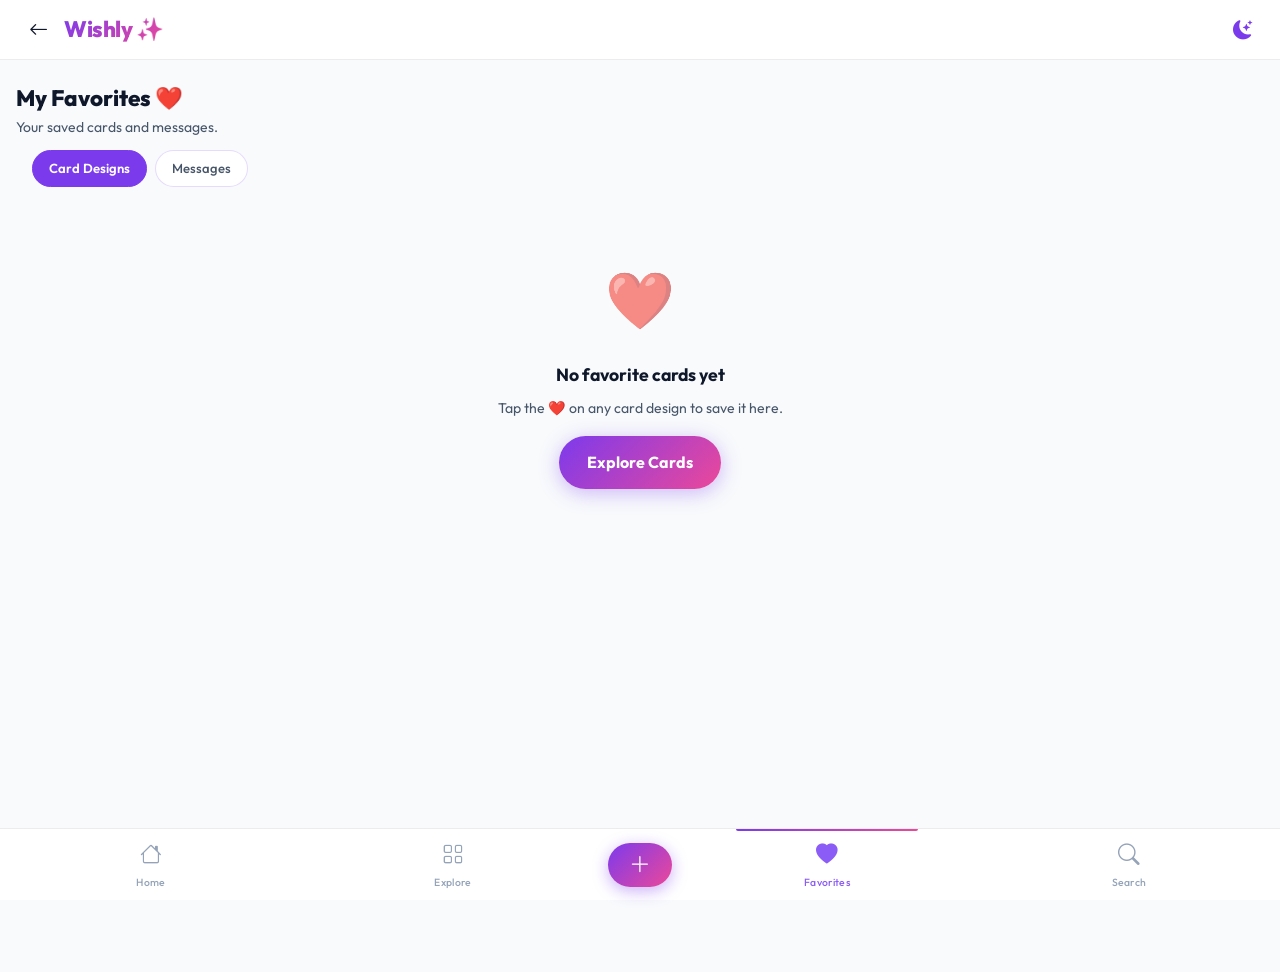
<file: favorites.html>
<!DOCTYPE html>
<html lang="en">
<head>
  <meta charset="UTF-8">
  <meta name="viewport" content="width=device-width, initial-scale=1.0, viewport-fit=cover">
  <meta name="theme-color" content="#0F0A1E">
  <title>My Favorites — Wishly</title>
  <meta name="description" content="Your saved favorite card designs and wish messages on Wishly.">
  <link href="https://cdn.jsdelivr.net/npm/bootstrap@5.3.3/dist/css/bootstrap.min.css" rel="stylesheet">
  <link href="https://cdn.jsdelivr.net/npm/bootstrap-icons@1.11.3/font/bootstrap-icons.min.css" rel="stylesheet">
  <link href="assets/css/style.css" rel="stylesheet">
  <script>
    (function () {
      const saved = localStorage.getItem('wishly_theme');
      const prefersDark = window.matchMedia && window.matchMedia('(prefers-color-scheme: dark)').matches;
      const theme = saved || (prefersDark ? 'dark' : 'dark');
      document.documentElement.setAttribute('data-theme', theme);
      const meta = document.querySelector('meta[name="theme-color"]');
      if (meta) meta.setAttribute('content', theme === 'light' ? '#F8FAFC' : '#0F0A1E');
    })();
  </script>
</head>
<body class="has-bottom-nav">

  <!-- ── Header ──────────────────────────────────────────── -->
  <header class="app-header">
    <a href="index.html" class="header-icon-btn me-1" aria-label="Back to Home"><i class="bi bi-arrow-left"></i></a>
    <span class="logo">Wishly ✨</span>
    <div class="header-actions">
      <button class="header-icon-btn" id="btnThemeToggle" aria-label="Toggle Night/Day Mode" title="Toggle Night/Day Mode">
        <i class="bi bi-sun-fill" style="color:var(--secondary)"></i>
      </button>
    </div>
  </header>

  <!-- ── Main ─────────────────────────────────────────────── -->
  <main class="page-content">
    <div class="px-3 pt-4 pb-2">
      <h1 style="font-size:1.4rem;font-weight:800;margin-bottom:.25rem">My Favorites ❤️</h1>
      <p class="text-muted-custom small mb-0">Your saved cards and messages.</p>
    </div>

    <!-- ── Tabs ──────────────────────────────────────────── -->
    <div class="filter-chips" id="favTabs">
      <button class="chip active" data-tab="templates">Card Designs</button>
      <button class="chip" data-tab="wishes">Messages</button>
    </div>

    <!-- Favorite Templates -->
    <div id="favTemplatesSection" class="mt-3">
      <div class="template-grid" id="favTemplateGrid" role="list">
      </div>
      <div id="noFavTemplates" class="empty-state d-none">
        <div class="empty-state-icon">❤️</div>
        <div class="empty-state-title">No favorite cards yet</div>
        <div class="empty-state-text">Tap the ❤️ on any card design to save it here.</div>
        <a href="occasions.html" class="btn-primary-custom mt-3">Explore Cards</a>
      </div>
    </div>

    <!-- Favorite Wishes -->
    <div id="favWishesSection" class="d-none mt-3">
      <div class="d-flex flex-column gap-2 px-3" id="favWishesList">
      </div>
      <div id="noFavWishes" class="empty-state d-none">
        <div class="empty-state-icon">✍️</div>
        <div class="empty-state-title">No favorite messages yet</div>
        <div class="empty-state-text">Tap the ❤️ on any wish message to save it here.</div>
        <a href="occasions.html" class="btn-primary-custom mt-3">Browse Messages</a>
      </div>
    </div>

    <div style="height:2rem"></div>
  </main>

  <!-- ── Bottom Navigation ─────────────────────────────────── -->
  <nav class="bottom-nav" role="navigation">
    <a href="index.html"     class="bottom-nav-item" data-page="index.html"><i class="bi bi-house"></i><span>Home</span></a>
    <a href="occasions.html" class="bottom-nav-item" data-page="occasions.html"><i class="bi bi-grid"></i><span>Explore</span></a>
    <a href="occasions.html" class="bottom-nav-item d-flex align-items-center justify-content-center" style="flex:0 0 auto">
      <div class="bottom-nav-create"><i class="bi bi-plus-lg"></i></div>
    </a>
    <a href="favorites.html" class="bottom-nav-item active" data-page="favorites.html"><i class="bi bi-heart-fill"></i><span>Favorites</span></a>
    <a href="occasions.html" class="bottom-nav-item"><i class="bi bi-search"></i><span>Search</span></a>
  </nav>

  <script src="https://cdn.jsdelivr.net/npm/bootstrap@5.3.3/dist/js/bootstrap.bundle.min.js"></script>
  <script src="assets/js/data/occasions.js"></script>
  <script src="assets/js/data/templates.js"></script>
  <script src="assets/js/data/wishes.js"></script>
  <script src="assets/js/storage.js"></script>
  <script src="assets/js/app.js"></script>
  <script src="assets/js/protection.js"></script>
  <script>
  (function () {
    'use strict';

    let activeTab = 'templates';

    // ── Tab switching ─────────────────────────────────────
    document.getElementById('favTabs')?.addEventListener('click', e => {
      const chip = e.target.closest('.chip[data-tab]');
      if (!chip) return;
      document.querySelectorAll('#favTabs .chip').forEach(c => c.classList.remove('active'));
      chip.classList.add('active');
      activeTab = chip.dataset.tab;
      if (activeTab === 'templates') {
        document.getElementById('favTemplatesSection').classList.remove('d-none');
        document.getElementById('favWishesSection').classList.add('d-none');
      } else {
        document.getElementById('favTemplatesSection').classList.add('d-none');
        document.getElementById('favWishesSection').classList.remove('d-none');
        renderFavWishes();
      }
    });

    // ── Render favorite templates ─────────────────────────
    function renderFavTemplates() {
      const favIds = getFavoriteTemplateIds();
      const grid   = document.getElementById('favTemplateGrid');
      const empty  = document.getElementById('noFavTemplates');
      if (!grid) return;

      grid.innerHTML = '';

      if (!favIds.length) {
        empty?.classList.remove('d-none');
        return;
      }

      empty?.classList.add('d-none');

      favIds.forEach(tid => {
        const tmpl = getTemplateById(tid);
        if (!tmpl) return;

        const card = document.createElement('div');
        card.className = 'template-card';
        card.setAttribute('role', 'listitem');
        card.style.background = `linear-gradient(145deg, ${tmpl.gradient[0]}, ${tmpl.gradient[1]})`;

        card.innerHTML = `
          <button class="template-fav-btn active" data-tmpl="${tmpl.id}" aria-label="Remove from favorites">
            <i class="bi bi-heart-fill"></i>
          </button>
          <div class="template-canvas-preview">
            <div class="template-preview-emoji">${tmpl.emoji}</div>
            <div class="template-preview-text">${tmpl.occasionName}</div>
            <div class="template-preview-name">${tmpl.category}</div>
          </div>
          <div class="template-footer">
            <span class="template-name">${tmpl.name}</span>
            <button class="template-use-btn" data-tmpl="${tmpl.id}">Use this</button>
          </div>
        `;

        card.querySelector('.template-fav-btn').addEventListener('click', e => {
          e.stopPropagation();
          toggleFavoriteTemplate(tid);
          card.remove();
          showToast('Removed from favorites.', 'info');
          if (!document.querySelector('#favTemplateGrid .template-card')) {
            empty?.classList.remove('d-none');
          }
        });

        card.querySelector('.template-use-btn').addEventListener('click', e => {
          e.stopPropagation();
          const occ = getOccasionById(tmpl.occasionId);
          AppState.update({ selectedOccasion: occ, selectedTemplate: cloneTemplate(tid) });
          window.location.href = 'details.html';
        });

        card.addEventListener('click', e => {
          if (e.target.closest('.template-fav-btn') || e.target.closest('.template-use-btn')) return;
          const occ = getOccasionById(tmpl.occasionId);
          AppState.update({ selectedOccasion: occ, selectedTemplate: cloneTemplate(tid) });
          window.location.href = 'details.html';
        });

        grid.appendChild(card);
      });
    }

    // ── Render favorite wishes ─────────────────────────────
    function renderFavWishes() {
      const favIds  = getFavoriteWishIds();
      const list    = document.getElementById('favWishesList');
      const empty   = document.getElementById('noFavWishes');
      if (!list) return;

      list.innerHTML = '';

      if (!favIds.length) {
        empty?.classList.remove('d-none');
        return;
      }

      empty?.classList.add('d-none');

      // Search all occasions for these wish IDs
      favIds.forEach(wid => {
        let wish = null;
        for (const occId of Object.keys(WISHES)) {
          const found = WISHES[occId].find(w => w.id === wid);
          if (found) { wish = found; break; }
        }
        if (!wish) return;

        const card = document.createElement('div');
        card.className = 'wish-card';
        card.innerHTML = `
          <div class="d-flex align-items-start justify-content-between gap-2 mb-1">
            <span class="wish-category-badge">${wish.category}</span>
            <button class="template-fav-btn" style="position:static;width:30px;height:30px;font-size:.85rem;background:transparent;border:none;color:#F43F5E"
                    data-wish="${wish.id}" aria-label="Remove from favorites">
              <i class="bi bi-heart-fill"></i>
            </button>
          </div>
          <p class="wish-text">${wish.text}</p>
        `;

        card.querySelector('[data-wish]').addEventListener('click', () => {
          toggleFavoriteWish(wish.id);
          card.remove();
          showToast('Removed from favorites.', 'info');
          if (!document.querySelector('#favWishesList .wish-card')) {
            empty?.classList.remove('d-none');
          }
        });

        list.appendChild(card);
      });
    }

    // Initial render
    renderFavTemplates();
    initBottomNav();
  })();
  </script>
</body>
</html>
</file>
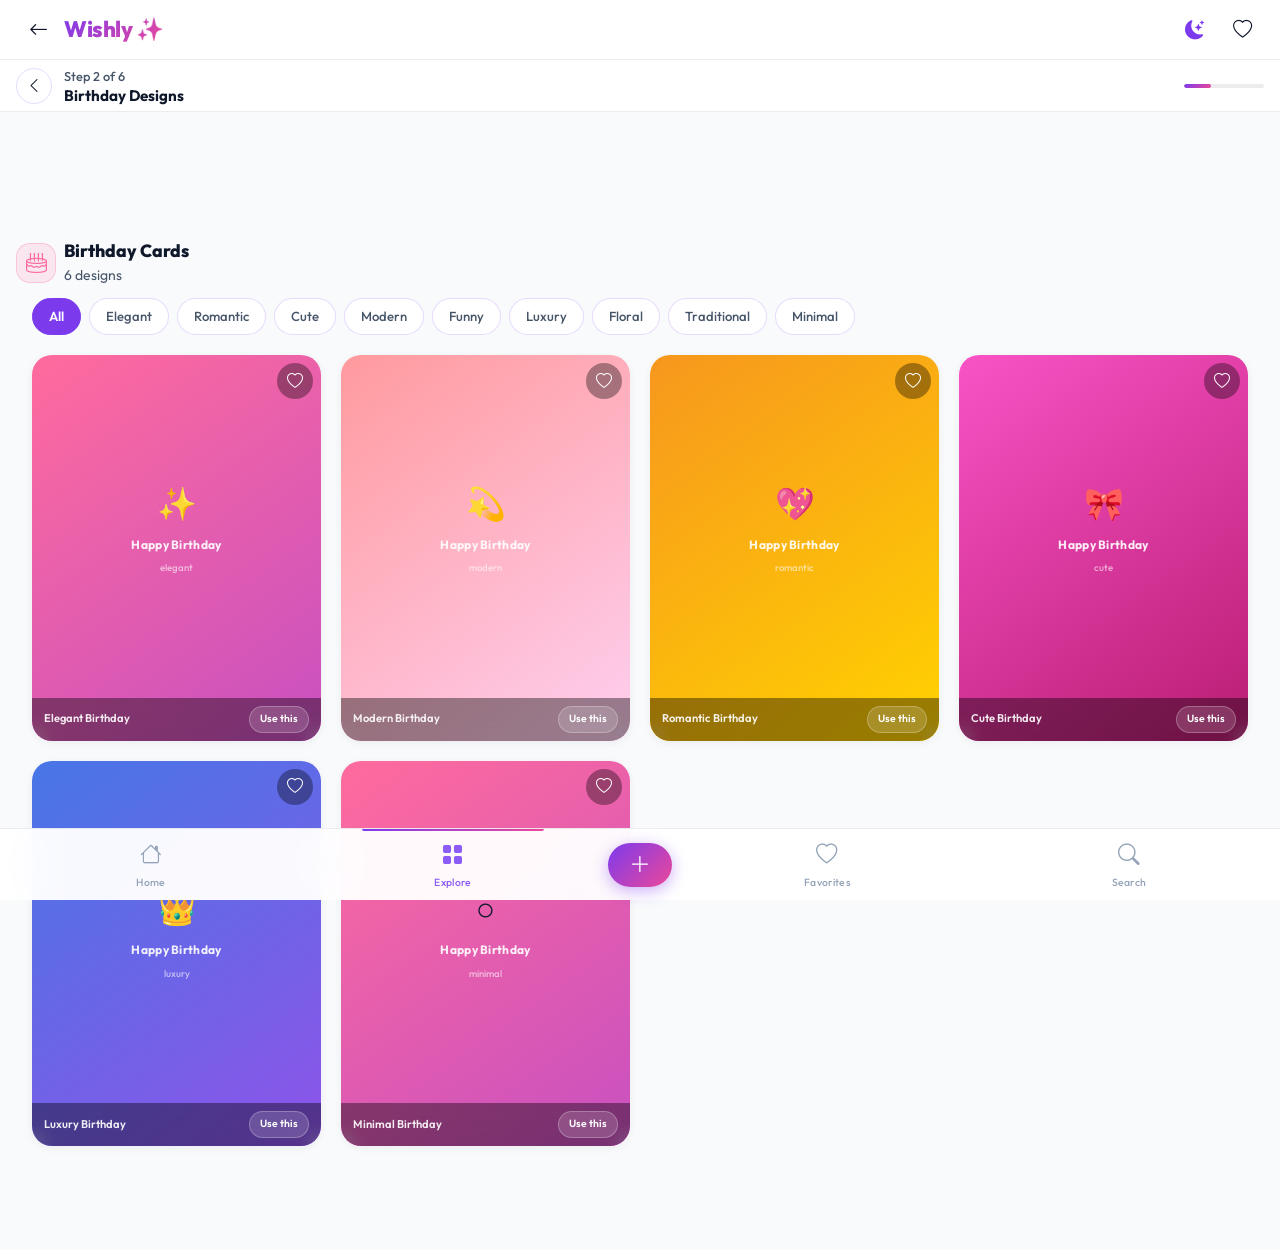
<file: templates.html>
<!DOCTYPE html>
<html lang="en">
<head>
  <meta charset="UTF-8">
  <meta name="viewport" content="width=device-width, initial-scale=1.0, viewport-fit=cover">
  <meta name="theme-color" content="#0F0A1E">
  <title>Choose Design — Wishly</title>
  <meta name="description" content="Choose a stunning card design for your personalised wish.">
  <link href="https://cdn.jsdelivr.net/npm/bootstrap@5.3.3/dist/css/bootstrap.min.css" rel="stylesheet">
  <link href="https://cdn.jsdelivr.net/npm/bootstrap-icons@1.11.3/font/bootstrap-icons.min.css" rel="stylesheet">
  <link href="assets/css/style.css" rel="stylesheet">
  <script>
    (function () {
      const saved = localStorage.getItem('wishly_theme');
      const prefersDark = window.matchMedia && window.matchMedia('(prefers-color-scheme: dark)').matches;
      const theme = saved || (prefersDark ? 'dark' : 'dark');
      document.documentElement.setAttribute('data-theme', theme);
      const meta = document.querySelector('meta[name="theme-color"]');
      if (meta) meta.setAttribute('content', theme === 'light' ? '#F8FAFC' : '#0F0A1E');
    })();
  </script>
</head>
<body class="has-bottom-nav has-step-bar">

  <!-- ── Header ──────────────────────────────────────────── -->
  <header class="app-header">
    <a href="occasions.html" class="header-icon-btn me-1" aria-label="Back">
      <i class="bi bi-arrow-left"></i>
    </a>
    <span class="logo">Wishly ✨</span>
    <div class="header-actions">
      <button class="header-icon-btn" id="btnThemeToggle" aria-label="Toggle Night/Day Mode" title="Toggle Night/Day Mode">
        <i class="bi bi-sun-fill" style="color:var(--secondary)"></i>
      </button>
      <button class="header-icon-btn" id="btnFavFilter" aria-label="Show favorites" title="Show favorites">
        <i class="bi bi-heart"></i>
      </button>
    </div>
  </header>

  <!-- ── Step Bar ─────────────────────────────────────────── -->
  <div class="step-bar">
    <button class="step-back-btn" aria-label="Go back"><i class="bi bi-chevron-left"></i></button>
    <div class="step-info">
      <div class="step-label">Step 2 of 6</div>
      <div class="step-title" id="stepTitle">Choose Design</div>
    </div>
    <div class="step-progress-track">
      <div class="step-progress-fill" style="width:33.33%"></div>
    </div>
  </div>

  <!-- ── Full-screen Template Preview ─────────────────────── -->
  <div id="templatePreviewOverlay" class="d-none" style="
    position:fixed;inset:0;z-index:2000;background:var(--bg);
    display:flex;flex-direction:column;
  ">
    <div style="display:flex;align-items:center;gap:.5rem;padding:.75rem;border-bottom:1px solid var(--border-light);flex-shrink:0">
      <button id="btnClosePreview" class="header-icon-btn" aria-label="Close preview"><i class="bi bi-x-lg"></i></button>
      <span id="previewTemplateName" class="fw-bold" style="flex:1;text-align:center"></span>
      <button id="btnToggleFavPreview" class="header-icon-btn" aria-label="Favorite">
        <i class="bi bi-heart"></i>
      </button>
    </div>
    <div style="flex:1;display:flex;align-items:center;justify-content:center;padding:1.5rem;overflow:hidden">
      <div id="previewCard" style="
        width:min(300px,72vw);aspect-ratio:4/5;border-radius:var(--radius-lg);
        display:flex;flex-direction:column;align-items:center;justify-content:center;
        gap:1rem;padding:1.5rem;text-align:center;box-shadow:var(--shadow-lg);
      ">
        <div id="previewCardEmoji" style="font-size:3.5rem"></div>
        <div id="previewCardTitle" style="font-size:1.3rem;font-weight:800;color:#fff;line-height:1.2"></div>
        <div id="previewCardName" style="font-size:1.6rem;font-weight:900;color:rgba(255,255,255,.9)"></div>
        <div id="previewCardMsg" style="font-size:.8rem;color:rgba(255,255,255,.75);line-height:1.5"></div>
      </div>
    </div>
    <div style="padding:1rem 1.25rem;padding-bottom:calc(1rem + env(safe-area-inset-bottom));flex-shrink:0">
      <button id="btnUseThisCard" class="btn-primary-custom btn-full">
        <i class="bi bi-check2-circle"></i> Use This Card
      </button>
    </div>
  </div>

  <!-- ── Main ─────────────────────────────────────────────── -->
  <main class="page-content with-step-bar">

    <!-- Occasion header -->
    <div class="px-3 pt-3 mb-2 d-flex align-items-center gap-2">
      <div id="occasionIconBadge" style="width:40px;height:40px;border-radius:var(--radius);display:flex;align-items:center;justify-content:center;font-size:1.3rem"></div>
      <div>
        <h1 style="font-size:1.1rem;font-weight:800;margin-bottom:2px" id="occasionTitle">Choose Design</h1>
        <p class="text-muted-custom small mb-0" id="templateCount">Loading...</p>
      </div>
    </div>

    <!-- Category filter chips -->
    <div class="filter-chips" id="templateCategoryChips" role="tablist">
      <!-- JS rendered -->
    </div>

    <!-- Template Grid -->
    <div class="template-grid mt-3" id="templateGrid" role="list">
      <!-- JS rendered -->
    </div>

    <!-- Empty state -->
    <div id="noTemplateResults" class="empty-state d-none">
      <div class="empty-state-icon">🎨</div>
      <div class="empty-state-title">No designs in this filter</div>
      <div class="empty-state-text">Try "All" to see every design.</div>
    </div>

    <div style="height:2rem"></div>

  </main>

  <!-- ── Bottom Navigation ─────────────────────────────────── -->
  <nav class="bottom-nav" role="navigation">
    <a href="index.html"     class="bottom-nav-item" data-page="index.html"><i class="bi bi-house"></i><span>Home</span></a>
    <a href="occasions.html" class="bottom-nav-item active"><i class="bi bi-grid-fill"></i><span>Explore</span></a>
    <a href="occasions.html" class="bottom-nav-item d-flex align-items-center justify-content-center" style="flex:0 0 auto">
      <div class="bottom-nav-create" aria-label="Create"><i class="bi bi-plus-lg"></i></div>
    </a>
    <a href="favorites.html" class="bottom-nav-item" data-page="favorites.html"><i class="bi bi-heart"></i><span>Favorites</span></a>
    <a href="occasions.html" class="bottom-nav-item"><i class="bi bi-search"></i><span>Search</span></a>
  </nav>

  <script src="https://cdn.jsdelivr.net/npm/bootstrap@5.3.3/dist/js/bootstrap.bundle.min.js"></script>
  <script src="assets/js/data/occasions.js"></script>
  <script src="assets/js/data/templates.js"></script>
  <script src="assets/js/data/wishes.js"></script>
  <script src="assets/js/storage.js"></script>
  <script src="assets/js/app.js"></script>
  <script src="assets/js/protection.js"></script>
  <script>
  (function () {
    'use strict';

    // ── Resolve occasion from URL or AppState ─────────────
    const params   = new URLSearchParams(window.location.search);
    const occId    = params.get('occasion') || AppState.selectedOccasion?.id || 'birthday';
    const occasion = getOccasionById(occId) || OCCASIONS[0];

    // Restore AppState if navigating directly via URL
    if (!AppState.selectedOccasion) {
      AppState.update({ selectedOccasion: occasion });
    }

    // ── UI setup ──────────────────────────────────────────
    document.title = `${occasion.name} Cards — Wishly`;
    const occasionTitle = document.getElementById('occasionTitle');
    const stepTitle     = document.getElementById('stepTitle');
    const iconBadge     = document.getElementById('occasionIconBadge');
    if (occasionTitle) occasionTitle.textContent = `${occasion.name} Cards`;
    if (stepTitle) stepTitle.textContent = `${occasion.name} Designs`;
    if (iconBadge) {
      iconBadge.style.background = `${occasion.color}22`;
      iconBadge.style.border = `1px solid ${occasion.color}44`;
      iconBadge.innerHTML = `<i class="bi ${occasion.icon}" style="color:${occasion.color}"></i>`;
    }

    // ── Render template category chips ────────────────────
    const chipsContainer = document.getElementById('templateCategoryChips');
    let showFavOnly = false;
    let currentCategory = 'all';

    TEMPLATE_CATEGORIES.forEach((cat, i) => {
      const chip = document.createElement('button');
      chip.className = 'chip' + (i === 0 ? ' active' : '');
      chip.dataset.value = cat.id;
      chip.textContent = cat.label;
      chipsContainer.appendChild(chip);
    });

    chipsContainer.addEventListener('click', e => {
      const chip = e.target.closest('.chip');
      if (!chip) return;
      chipsContainer.querySelectorAll('.chip').forEach(c => c.classList.remove('active'));
      chip.classList.add('active');
      currentCategory = chip.dataset.value;
      showFavOnly = false;
      document.getElementById('btnFavFilter')?.querySelector('i')?.classList.replace('bi-heart-fill','bi-heart');
      renderTemplates();
    });

    // ── Favorites filter toggle ───────────────────────────
    document.getElementById('btnFavFilter')?.addEventListener('click', function () {
      showFavOnly = !showFavOnly;
      this.querySelector('i').className = showFavOnly ? 'bi bi-heart-fill' : 'bi bi-heart';
      if (showFavOnly) this.style.color = '#F43F5E'; else this.style.color = '';
      renderTemplates();
    });

    // ── Render templates ──────────────────────────────────
    let activePreviewId = null;

    function renderTemplates() {
      const grid      = document.getElementById('templateGrid');
      const noResults = document.getElementById('noTemplateResults');
      const countEl   = document.getElementById('templateCount');
      if (!grid) return;

      let list = filterTemplates(occasion.id, currentCategory);

      if (showFavOnly) {
        const favIds = getFavoriteTemplateIds();
        list = list.filter(t => favIds.includes(t.id));
      }

      grid.innerHTML = '';

      if (!list.length) {
        noResults?.classList.remove('d-none');
        if (countEl) countEl.textContent = '0 designs';
        return;
      }

      noResults?.classList.add('d-none');
      if (countEl) countEl.textContent = `${list.length} design${list.length !== 1 ? 's' : ''}`;

      list.forEach(tmpl => {
        const isFav = isTemplateFavorited(tmpl.id);
        const card  = document.createElement('div');
        card.className = 'template-card';
        card.setAttribute('role', 'listitem');
        card.setAttribute('aria-label', tmpl.name);
        card.style.background = `linear-gradient(145deg, ${tmpl.gradient[0]}, ${tmpl.gradient[1]})`;

        card.innerHTML = `
          <button class="template-fav-btn ${isFav ? 'active' : ''}" data-tmpl="${tmpl.id}" aria-label="${isFav ? 'Remove from favorites' : 'Add to favorites'}">
            <i class="bi bi-heart${isFav ? '-fill' : ''}"></i>
          </button>
          <div class="template-canvas-preview">
            <div class="template-preview-emoji">${tmpl.emoji}</div>
            <div class="template-preview-text">${tmpl.elements?.find(e=>e.role==='header')?.content || 'Happy '+occasion.name}</div>
            <div class="template-preview-name">${tmpl.category}</div>
          </div>
          <div class="template-footer">
            <span class="template-name">${tmpl.name}</span>
            <button class="template-use-btn" data-tmpl="${tmpl.id}">Use this</button>
          </div>
        `;

        // Tap card → open full-screen preview
        card.addEventListener('click', e => {
          if (e.target.closest('.template-fav-btn') || e.target.closest('.template-use-btn')) return;
          openTemplatePreview(tmpl);
        });

        // Fav button
        card.querySelector('.template-fav-btn').addEventListener('click', e => {
          e.stopPropagation();
          const btn = e.currentTarget;
          const nowFav = toggleFavoriteTemplate(tmpl.id);
          btn.classList.toggle('active', nowFav);
          btn.querySelector('i').className = `bi bi-heart${nowFav ? '-fill' : ''}`;
          btn.setAttribute('aria-label', nowFav ? 'Remove from favorites' : 'Add to favorites');
          showToast(nowFav ? 'Added to favorites! ❤️' : 'Removed from favorites.', nowFav ? 'success' : 'info');
        });

        // Use button
        card.querySelector('.template-use-btn').addEventListener('click', e => {
          e.stopPropagation();
          selectTemplate(tmpl);
        });

        grid.appendChild(card);
      });
    }

    // ── Full-screen preview ───────────────────────────────
    function openTemplatePreview(tmpl) {
      activePreviewId = tmpl.id;
      const overlay = document.getElementById('templatePreviewOverlay');
      if (!overlay) return;

      overlay.classList.remove('d-none');
      overlay.style.display = 'flex';

      document.getElementById('previewTemplateName').textContent = tmpl.name;
      document.getElementById('previewCardEmoji').textContent = tmpl.emoji;

      const headerEl = tmpl.elements?.find(e => e.role === 'header');
      document.getElementById('previewCardTitle').textContent = headerEl?.content || `Happy ${occasion.name}`;

      const isFav = isTemplateFavorited(tmpl.id);
      const favBtn = document.getElementById('btnToggleFavPreview');
      if (favBtn) {
        favBtn.querySelector('i').className = `bi bi-heart${isFav ? '-fill' : ''}`;
        if (isFav) favBtn.style.color = '#F43F5E'; else favBtn.style.color = '';
      }

      // Sample recipient preview
      const nameEl = document.getElementById('previewCardName');
      const recip = AppState.recipientName || 'Your Name';
      if (nameEl) nameEl.textContent = recip;

      // Sample message
      const msgEl = document.getElementById('previewCardMsg');
      const wishes = getWishesForOccasion(occasion.id);
      const sample = wishes.find(w => w.category === 'short') || wishes[0];
      if (msgEl && sample) msgEl.textContent = sample.text.substring(0, 90) + '...';

      // Apply gradient
      const previewCard = document.getElementById('previewCard');
      if (previewCard) previewCard.style.background = `linear-gradient(145deg, ${tmpl.gradient[0]}, ${tmpl.gradient[1]})`;
    }

    document.getElementById('btnClosePreview')?.addEventListener('click', () => {
      const overlay = document.getElementById('templatePreviewOverlay');
      if (overlay) { overlay.classList.add('d-none'); overlay.style.display = 'none'; }
      activePreviewId = null;
    });

    document.getElementById('btnToggleFavPreview')?.addEventListener('click', function () {
      if (!activePreviewId) return;
      const nowFav = toggleFavoriteTemplate(activePreviewId);
      this.querySelector('i').className = `bi bi-heart${nowFav ? '-fill' : ''}`;
      this.style.color = nowFav ? '#F43F5E' : '';
      showToast(nowFav ? 'Added to favorites! ❤️' : 'Removed.', nowFav ? 'success' : 'info');
      // Update grid card too
      document.querySelector(`.template-fav-btn[data-tmpl="${activePreviewId}"]`)?.classList.toggle('active', nowFav);
    });

    document.getElementById('btnUseThisCard')?.addEventListener('click', () => {
      if (!activePreviewId) return;
      const tmpl = getTemplateById(activePreviewId);
      if (tmpl) selectTemplate(tmpl);
    });

    function selectTemplate(tmpl) {
      const cloned = cloneTemplate(tmpl.id);
      AppState.update({ selectedTemplate: cloned, currentStep: 2 });
      addRecentTemplate(tmpl.id);
      window.location.href = 'details.html';
    }

    // Initial render
    renderTemplates();
  })();
  </script>
</body>
</html>
</file>
<file: assets/css/editor.css>
/* ============================================================
   editor.css — Card Editor Specific Styles
   Mobile-first canvas editor.
   ============================================================ */

/* ── Editor Layout ────────────────────────────────────────── */
.editor-page {
  display: flex;
  flex-direction: column;
  height: 100vh;
  height: 100dvh; /* dynamic viewport height */
  overflow: hidden;
  background: var(--bg);
}

/* ── Editor Top Bar ───────────────────────────────────────── */
.editor-topbar {
  flex-shrink: 0;
  height: 56px;
  display: flex;
  align-items: center;
  gap: 0.5rem;
  padding: 0 0.75rem;
  background: var(--bg-surface);
  border-bottom: 1px solid var(--border-light);
  z-index: 10;
}

.editor-topbar .card-name {
  flex: 1;
  font-size: 0.9rem;
  font-weight: 700;
  text-align: center;
  color: var(--text);
  overflow: hidden;
  text-overflow: ellipsis;
  white-space: nowrap;
}

.editor-action-btn {
  width: 40px;
  height: 40px;
  border-radius: var(--radius-sm);
  border: 1px solid var(--border-light);
  background: var(--bg-card);
  color: var(--text);
  display: flex;
  align-items: center;
  justify-content: center;
  font-size: 1rem;
  cursor: pointer;
  transition: var(--transition-fast);
  -webkit-tap-highlight-color: transparent;
  flex-shrink: 0;
}

.editor-action-btn:disabled {
  opacity: 0.35;
  cursor: not-allowed;
}

.editor-action-btn:not(:disabled):active {
  background: var(--border-light);
}

/* ── Canvas Area ──────────────────────────────────────────── */
.editor-canvas-area {
  flex: 1;
  overflow: hidden;
  display: flex;
  align-items: center;
  justify-content: center;
  background: var(--canvas-area-bg, repeating-conic-gradient(rgba(255,255,255,0.03) 0% 25%, transparent 0% 50%) 0 0 / 20px 20px);
  position: relative;
  touch-action: none; /* prevent page scroll during canvas gestures */
}

.canvas-wrapper {
  position: relative;
  border-radius: var(--radius);
  overflow: hidden;
  box-shadow: var(--shadow-lg), 0 0 0 1px rgba(255,255,255,0.06);
  /* Size is set dynamically by JS */
}

#editorCanvas {
  display: block;
  cursor: crosshair;
  touch-action: none;
}

/* Selected element overlay outline */
.canvas-wrapper.has-selection #editorCanvas {
  cursor: move;
}

/* ── Editor Toolbar (Bottom) ──────────────────────────────── */
.editor-toolbar {
  flex-shrink: 0;
  height: 72px;
  background: var(--bg-surface);
  border-top: 1px solid var(--border-light);
  display: flex;
  align-items: center;
  justify-content: space-around;
  padding: 0 0.5rem;
  padding-bottom: env(safe-area-inset-bottom);
  z-index: 10;
}

.toolbar-tool {
  flex: 1;
  display: flex;
  flex-direction: column;
  align-items: center;
  justify-content: center;
  gap: 4px;
  padding: 6px 4px;
  border: none;
  background: transparent;
  color: var(--text-muted);
  font-size: 0.6rem;
  font-weight: 600;
  letter-spacing: 0.3px;
  cursor: pointer;
  transition: var(--transition-fast);
  border-radius: var(--radius-sm);
  -webkit-tap-highlight-color: transparent;
  position: relative;
}

.toolbar-tool i { font-size: 1.3rem; }

.toolbar-tool.active {
  color: var(--primary-light);
}

.toolbar-tool.active::before {
  content: '';
  position: absolute;
  bottom: 2px;
  left: 25%; right: 25%;
  height: 2px;
  background: var(--primary-light);
  border-radius: 1px;
}

.toolbar-tool:active {
  opacity: 0.7;
  transform: scale(0.93);
}

/* ── Bottom Sheet Panels ──────────────────────────────────── */
.editor-sheet .offcanvas-body {
  padding: 0 1.25rem 1.5rem;
}

/* Text controls */
.text-control-row {
  display: flex;
  align-items: center;
  gap: 0.5rem;
  margin-bottom: 0.75rem;
}

.text-control-label {
  font-size: 0.78rem;
  font-weight: 600;
  color: var(--text-muted);
  min-width: 56px;
}

.font-size-ctrl {
  display: flex;
  align-items: center;
  gap: 0.5rem;
}

.font-size-ctrl input[type="range"] {
  flex: 1;
  accent-color: var(--primary);
  height: 4px;
}

.font-size-val {
  font-size: 0.85rem;
  font-weight: 700;
  color: var(--text);
  min-width: 28px;
  text-align: right;
}

.color-palette {
  display: flex;
  gap: 0.5rem;
  flex-wrap: wrap;
}

.color-swatch {
  width: 36px;
  height: 36px;
  border-radius: 50%;
  cursor: pointer;
  border: 2px solid transparent;
  transition: var(--transition-fast);
  flex-shrink: 0;
}

.color-swatch:active { transform: scale(0.88); }

.color-swatch.active {
  border-color: #fff;
  box-shadow: 0 0 0 3px var(--primary);
}

.color-custom-input {
  width: 36px;
  height: 36px;
  border-radius: 50%;
  cursor: pointer;
  border: 2px dashed var(--border);
  background: transparent;
  overflow: hidden;
  padding: 0;
}

.color-custom-input::-webkit-color-swatch-wrapper { padding: 0; }
.color-custom-input::-webkit-color-swatch { border: none; border-radius: 50%; }

.font-select {
  width: 100%;
  background: var(--bg-card);
  border: 1.5px solid var(--border);
  border-radius: var(--radius);
  color: var(--text);
  font-family: var(--font-main);
  font-size: 0.9rem;
  padding: 0.65rem 1rem;
  outline: none;
  -webkit-appearance: none;
  cursor: pointer;
}

.align-btns, .style-btns {
  display: flex;
  gap: 0.4rem;
}

.toggle-btn {
  width: 40px;
  height: 40px;
  border-radius: var(--radius-sm);
  border: 1.5px solid var(--border);
  background: var(--bg-card);
  color: var(--text-muted);
  display: flex;
  align-items: center;
  justify-content: center;
  font-size: 1rem;
  cursor: pointer;
  transition: var(--transition-fast);
}

.toggle-btn.active {
  background: var(--primary);
  border-color: var(--primary);
  color: #fff;
}

/* Background swatches (gradient thumbnails) */
.bg-swatch {
  width: 64px;
  height: 64px;
  border-radius: var(--radius);
  cursor: pointer;
  flex-shrink: 0;
  border: 2px solid transparent;
  transition: var(--transition-fast);
  position: relative;
}

.bg-swatch:active { transform: scale(0.88); }

.bg-swatch.active {
  border-color: #fff;
  box-shadow: 0 0 0 3px var(--primary);
}

/* Emoji grid */
.emoji-grid {
  display: grid;
  grid-template-columns: repeat(7, 1fr);
  gap: 0.4rem;
}

.emoji-btn {
  height: 44px;
  border-radius: var(--radius-sm);
  border: none;
  background: var(--bg-card);
  font-size: 1.3rem;
  cursor: pointer;
  transition: var(--transition-fast);
  display: flex;
  align-items: center;
  justify-content: center;
  -webkit-tap-highlight-color: transparent;
}

.emoji-btn:active { transform: scale(0.88); background: var(--bg-elevated); }

/* Elements grid (shapes etc) */
.elements-grid {
  display: grid;
  grid-template-columns: repeat(4, 1fr);
  gap: 0.5rem;
}

.element-btn {
  padding: 0.75rem 0.5rem;
  border-radius: var(--radius);
  border: 1.5px solid var(--border-light);
  background: var(--bg-card);
  color: var(--text);
  font-size: 0.7rem;
  font-weight: 600;
  cursor: pointer;
  transition: var(--transition-fast);
  display: flex;
  flex-direction: column;
  align-items: center;
  gap: 4px;
  -webkit-tap-highlight-color: transparent;
}

.element-btn i, .element-btn .el-emoji { font-size: 1.4rem; }
.element-btn:active { background: var(--bg-elevated); transform: scale(0.95); }

/* ── Preview Mode ─────────────────────────────────────────── */
.preview-overlay {
  position: fixed;
  inset: 0;
  background: var(--bg);
  z-index: 2000;
  display: flex;
  flex-direction: column;
  align-items: center;
  justify-content: center;
  padding: 1rem;
}

.preview-canvas-wrap {
  flex: 1;
  display: flex;
  align-items: center;
  justify-content: center;
  width: 100%;
  max-height: calc(100vh - 180px);
}

.preview-canvas-wrap canvas {
  max-width: 100%;
  max-height: 100%;
  border-radius: var(--radius-lg);
  box-shadow: var(--shadow-lg);
  object-fit: contain;
}

.preview-actions {
  width: 100%;
  padding: 1rem 0;
}

/* ── Upload photo btn ─────────────────────────────────────── */
.photo-upload-btn {
  width: 100%;
  height: 120px;
  border-radius: var(--radius-lg);
  border: 2px dashed var(--border);
  background: var(--bg-card);
  display: flex;
  flex-direction: column;
  align-items: center;
  justify-content: center;
  gap: 0.5rem;
  cursor: pointer;
  transition: var(--transition);
  color: var(--text-muted);
  -webkit-tap-highlight-color: transparent;
}

.photo-upload-btn:active {
  border-color: var(--primary);
  color: var(--primary-light);
}

.photo-upload-btn i { font-size: 2rem; }
.photo-upload-btn span { font-size: 0.85rem; font-weight: 600; }

/* ── Letter spacing control ───────────────────────────────── */
input[type="range"] {
  -webkit-appearance: none;
  appearance: none;
  background: transparent;
  width: 100%;
}

input[type="range"]::-webkit-slider-runnable-track {
  height: 4px;
  background: var(--border);
  border-radius: 2px;
}

input[type="range"]::-webkit-slider-thumb {
  -webkit-appearance: none;
  width: 18px;
  height: 18px;
  border-radius: 50%;
  background: var(--primary);
  border: 2px solid #fff;
  margin-top: -7px;
  box-shadow: 0 2px 6px rgba(124,58,237,0.4);
  cursor: pointer;
}
</file>
<file: assets/css/style.css>
/* ============================================================
   style.css — Wishly Core Design System
   Mobile-first. Bootstrap 5 enhanced.
   ============================================================ */

/* ── Google Fonts ─────────────────────────────────────────── */
@import url('https://fonts.googleapis.com/css2?family=Outfit:wght@300;400;500;600;700;800&family=Playfair+Display:ital,wght@0,400;0,600;0,700;1,400&family=Dancing+Script:wght@600;700&family=Nunito:wght@400;600;700;800&family=Inter:wght@300;400;500;600;700&display=swap');

/* ── CSS Variables ────────────────────────────────────────── */
:root,
[data-theme="dark"] {
  --theme-name:     'dark';
  --primary:        #7C3AED;
  --primary-light:  #9F67FA;
  --primary-dark:   #5B21B6;
  --secondary:      #F59E0B;
  --accent:         #EC4899;
  --accent-light:   #F472B6;
  --success:        #10B981;
  --danger:         #EF4444;
  --warning:        #F59E0B;

  --bg:             #0F0A1E;
  --bg-surface:     #1A1033;
  --bg-card:        #221640;
  --bg-elevated:    #2D1F55;

  --text:           #F1F5F9;
  --text-muted:     #94A3B8;
  --text-subtle:    #64748B;
  --text-inverse:   #0F0A1E;

  --border:         rgba(124,58,237,0.18);
  --border-light:   rgba(255,255,255,0.08);

  --header-bg:      rgba(15,10,30,0.92);
  --bottom-nav-bg:  rgba(26,16,51,0.96);
  --card-bg-subtle: rgba(255,255,255,0.04);
  --canvas-area-bg: repeating-conic-gradient(rgba(255,255,255,0.03) 0% 25%, transparent 0% 50%) 0 0 / 20px 20px;
  --btn-close-filter: invert(1) grayscale(100%) brightness(200%);

  --radius-sm:      8px;
  --radius:         14px;
  --radius-lg:      20px;
  --radius-xl:      28px;
  --radius-full:    999px;

  --shadow-sm:      0 2px 8px rgba(0,0,0,0.3);
  --shadow:         0 4px 20px rgba(0,0,0,0.4);
  --shadow-lg:      0 8px 40px rgba(0,0,0,0.5);
  --shadow-glow:    0 0 40px rgba(124,58,237,0.25);

  --transition:     all 0.25s cubic-bezier(0.4,0,0.2,1);
  --transition-fast:all 0.15s cubic-bezier(0.4,0,0.2,1);

  --font-main:      'Outfit', sans-serif;
  --font-serif:     'Playfair Display', serif;

  --bottom-nav-h:   72px;
  --header-h:       60px;
  --step-bar-h:     52px;

  /* Gradient presets */
  --grad-primary:   linear-gradient(135deg, #7C3AED 0%, #EC4899 100%);
  --grad-gold:      linear-gradient(135deg, #F59E0B 0%, #EF4444 100%);
  --grad-teal:      linear-gradient(135deg, #14B8A6 0%, #7C3AED 100%);
  --grad-warm:      linear-gradient(135deg, #F97316 0%, #EC4899 100%);
  --grad-hero:      linear-gradient(160deg, #0F0A1E 0%, #1A0A3D 50%, #0A1628 100%);
}

/* ── Day Mode (Light Mode) ────────────────────────────────── */
[data-theme="light"] {
  --theme-name:     'light';
  --primary:        #7C3AED;
  --primary-light:  #8B5CF6;
  --primary-dark:   #6D28D9;
  --secondary:      #D97706;
  --accent:         #DB2777;
  --accent-light:   #EC4899;
  --success:        #059669;
  --danger:         #DC2626;
  --warning:        #D97706;

  --bg:             #F8FAFC;
  --bg-surface:     #FFFFFF;
  --bg-card:        #FFFFFF;
  --bg-elevated:    #F1F5F9;

  --text:           #0F172A;
  --text-muted:     #475569;
  --text-subtle:    #94A3B8;
  --text-inverse:   #FFFFFF;

  --border:         rgba(124,58,237,0.18);
  --border-light:   rgba(15,23,42,0.08);

  --header-bg:      rgba(255,255,255,0.92);
  --bottom-nav-bg:  rgba(255,255,255,0.96);
  --card-bg-subtle: rgba(124,58,237,0.05);
  --canvas-area-bg: repeating-conic-gradient(rgba(0,0,0,0.04) 0% 25%, transparent 0% 50%) 0 0 / 20px 20px;
  --btn-close-filter: none;

  --shadow-sm:      0 2px 8px rgba(15,23,42,0.06);
  --shadow:         0 4px 20px rgba(15,23,42,0.08);
  --shadow-lg:      0 12px 32px rgba(15,23,42,0.12);
  --shadow-glow:    0 0 30px rgba(124,58,237,0.12);

  --grad-hero:      linear-gradient(160deg, #F8FAFC 0%, #EDE9FE 55%, #FDF2F8 100%);
}

/* ── Base Reset & Globals ─────────────────────────────────── */
*, *::before, *::after { box-sizing: border-box; }

html {
  scroll-behavior: smooth;
  -webkit-text-size-adjust: 100%;
}

body {
  font-family: var(--font-main);
  background: var(--bg);
  color: var(--text);
  line-height: 1.6;
  min-height: 100vh;
  overflow-x: hidden;
  -webkit-font-smoothing: antialiased;
  /* Protection Layer: Disable casual text selection & iOS callout globally */
  -webkit-user-select: none;
  -moz-user-select: none;
  -ms-user-select: none;
  user-select: none;
  -webkit-touch-callout: none;
}

/* Explicitly re-enable selection, editing, and touch callouts for form inputs, editor fields, and user-facing text areas */
input,
textarea,
select,
[contenteditable="true"],
.selectable,
.selectable *,
.editor-area,
.editor-area *,
.editor-page input,
.editor-page textarea,
.editor-page select,
.card-details-form input,
.card-details-form textarea {
  -webkit-user-select: text !important;
  -moz-user-select: text !important;
  -ms-user-select: text !important;
  user-select: text !important;
  -webkit-touch-callout: default !important;
}

/* Protection Layer: Prevent casual dragging of decorative and template preview images */
img:not(.allow-drag):not(.editor-draggable) {
  -webkit-user-drag: none;
  -khtml-user-drag: none;
  -moz-user-drag: none;
  -o-user-drag: none;
  user-drag: none;
}

/* Protection Layer: Anti-scraping & print protection (blocks PDF/HTML dumping extensions) */
@media print {
  html, body {
    display: none !important;
    visibility: hidden !important;
    height: 0 !important;
    overflow: hidden !important;
  }
}

/* Pages that show the bottom nav need this bottom padding */
body.has-bottom-nav {
  padding-bottom: calc(var(--bottom-nav-h) + env(safe-area-inset-bottom));
}

body.has-step-bar {
  padding-top: calc(var(--header-h) + var(--step-bar-h));
}

img { max-width: 100%; display: block; }

a { color: var(--primary-light); text-decoration: none; }
a:hover { color: var(--accent-light); }

/* ── Typography ───────────────────────────────────────────── */
h1, h2, h3, h4, h5, h6 {
  font-weight: 700;
  line-height: 1.25;
  color: var(--text);
}

.font-serif   { font-family: var(--font-serif); }
.text-muted-custom { color: var(--text-muted) !important; }
.text-gradient {
  background: var(--grad-primary);
  -webkit-background-clip: text;
  -webkit-text-fill-color: transparent;
  background-clip: text;
}

/* ── Scrollbar ────────────────────────────────────────────── */
::-webkit-scrollbar { width: 4px; height: 4px; }
::-webkit-scrollbar-track { background: transparent; }
::-webkit-scrollbar-thumb { background: var(--primary); border-radius: 2px; }

/* ── Header / Navbar ──────────────────────────────────────── */
.app-header {
  position: fixed;
  top: 0; left: 0; right: 0;
  height: var(--header-h);
  background: var(--header-bg);
  backdrop-filter: blur(16px);
  -webkit-backdrop-filter: blur(16px);
  border-bottom: 1px solid var(--border-light);
  z-index: 1000;
  display: flex;
  align-items: center;
  padding: 0 1rem;
}

.app-header .logo {
  font-size: 1.4rem;
  font-weight: 800;
  background: var(--grad-primary);
  -webkit-background-clip: text;
  -webkit-text-fill-color: transparent;
  background-clip: text;
  letter-spacing: -0.5px;
}

.app-header .header-actions {
  margin-left: auto;
  display: flex;
  align-items: center;
  gap: 4px;
}

.header-icon-btn {
  width: 44px;
  height: 44px;
  border-radius: var(--radius-full);
  border: none;
  background: transparent;
  color: var(--text);
  display: flex;
  align-items: center;
  justify-content: center;
  font-size: 1.2rem;
  cursor: pointer;
  transition: var(--transition-fast);
  -webkit-tap-highlight-color: transparent;
}

.header-icon-btn:hover,
.header-icon-btn:active {
  background: var(--border-light);
  color: var(--primary-light);
}

/* ── Bottom Navigation ────────────────────────────────────── */
.bottom-nav {
  position: fixed;
  bottom: 0; left: 0; right: 0;
  height: var(--bottom-nav-h);
  padding-bottom: env(safe-area-inset-bottom);
  background: var(--bottom-nav-bg);
  backdrop-filter: blur(20px);
  -webkit-backdrop-filter: blur(20px);
  border-top: 1px solid var(--border-light);
  z-index: 1000;
  display: flex;
  align-items: stretch;
}

.bottom-nav-item {
  flex: 1;
  display: flex;
  flex-direction: column;
  align-items: center;
  justify-content: center;
  gap: 3px;
  border: none;
  background: transparent;
  color: var(--text-subtle);
  font-size: 0.65rem;
  font-weight: 500;
  letter-spacing: 0.3px;
  cursor: pointer;
  transition: var(--transition-fast);
  -webkit-tap-highlight-color: transparent;
  text-decoration: none;
  padding: 8px 4px;
  position: relative;
}

.bottom-nav-item i { font-size: 1.35rem; }

.bottom-nav-item.active {
  color: var(--primary-light);
}

.bottom-nav-item.active::before {
  content: '';
  position: absolute;
  top: 0; left: 20%; right: 20%;
  height: 2px;
  background: var(--grad-primary);
  border-radius: 0 0 2px 2px;
}

.bottom-nav-create {
  flex: 0 0 auto;
  width: 64px;
  height: 44px;
  border-radius: var(--radius-full);
  background: var(--grad-primary);
  border: none;
  color: #fff;
  font-size: 1.5rem;
  display: flex;
  align-items: center;
  justify-content: center;
  cursor: pointer;
  box-shadow: 0 4px 16px rgba(124,58,237,0.4);
  margin: auto 0;
  transition: var(--transition);
  -webkit-tap-highlight-color: transparent;
}

.bottom-nav-create:active {
  transform: scale(0.92);
  box-shadow: 0 2px 8px rgba(124,58,237,0.3);
}

/* ── Step Progress Bar ────────────────────────────────────── */
.step-bar {
  position: fixed;
  top: var(--header-h);
  left: 0; right: 0;
  height: var(--step-bar-h);
  background: var(--bg-surface);
  border-bottom: 1px solid var(--border-light);
  z-index: 999;
  display: flex;
  align-items: center;
  padding: 0 1rem;
  gap: 0.75rem;
}

.step-back-btn {
  width: 36px;
  height: 36px;
  border-radius: var(--radius-full);
  border: 1px solid var(--border);
  background: transparent;
  color: var(--text);
  display: flex;
  align-items: center;
  justify-content: center;
  cursor: pointer;
  flex-shrink: 0;
  transition: var(--transition-fast);
  -webkit-tap-highlight-color: transparent;
}

.step-back-btn:active { background: var(--border-light); }

.step-info {
  flex: 1;
}

.step-label {
  font-size: 0.8rem;
  color: var(--text-muted);
  font-weight: 500;
}

.step-title {
  font-size: 0.95rem;
  font-weight: 700;
  color: var(--text);
  line-height: 1.2;
}

.step-progress-track {
  width: 80px;
  height: 4px;
  background: var(--border-light);
  border-radius: 2px;
  overflow: hidden;
  flex-shrink: 0;
}

.step-progress-fill {
  height: 100%;
  background: var(--grad-primary);
  border-radius: 2px;
  transition: width 0.4s cubic-bezier(0.4,0,0.2,1);
}

/* ── Page Content Wrapper ─────────────────────────────────── */
.page-content {
  padding-top: var(--header-h);
  min-height: 100vh;
}

.page-content.with-step-bar {
  padding-top: calc(var(--header-h) + var(--step-bar-h));
}

/* ── Hero Section ─────────────────────────────────────────── */
.hero-section {
  background: var(--grad-hero);
  padding: 2.5rem 1.25rem 2rem;
  position: relative;
  overflow: hidden;
}

.hero-section::before {
  content: '';
  position: absolute;
  top: -40%;
  right: -20%;
  width: 60vw;
  height: 60vw;
  background: radial-gradient(circle, rgba(124,58,237,0.18) 0%, transparent 70%);
  border-radius: 50%;
  pointer-events: none;
}

.hero-badge {
  display: inline-flex;
  align-items: center;
  gap: 6px;
  padding: 5px 12px;
  border-radius: var(--radius-full);
  background: rgba(124,58,237,0.15);
  border: 1px solid rgba(124,58,237,0.3);
  font-size: 0.75rem;
  font-weight: 600;
  color: var(--primary-light);
  margin-bottom: 1rem;
}

.hero-title {
  font-size: clamp(1.75rem, 6vw, 2.5rem);
  font-weight: 800;
  line-height: 1.15;
  margin-bottom: 0.75rem;
}

.hero-subtitle {
  font-size: 0.95rem;
  color: var(--text-muted);
  margin-bottom: 1.75rem;
  line-height: 1.6;
}

.hero-scroll-preview {
  display: flex;
  gap: 0.875rem;
  overflow-x: auto;
  scroll-snap-type: x mandatory;
  -webkit-overflow-scrolling: touch;
  scrollbar-width: none;
  padding: 0.5rem 0.25rem 1rem;
  margin: 0 -1.25rem;
  padding-left: 1.25rem;
  padding-right: 1.25rem;
}
.hero-scroll-preview::-webkit-scrollbar { display: none; }

.hero-card-preview {
  flex: 0 0 auto;
  width: 140px;
  height: 175px;
  border-radius: var(--radius-lg);
  scroll-snap-align: start;
  overflow: hidden;
  position: relative;
  box-shadow: var(--shadow-lg);
  transition: transform 0.3s ease;
}

.hero-card-preview:active { transform: scale(0.96); }

.hero-card-inner {
  width: 100%;
  height: 100%;
  display: flex;
  flex-direction: column;
  align-items: center;
  justify-content: center;
  gap: 8px;
  padding: 1rem 0.75rem;
  text-align: center;
}

.hero-card-inner .card-emoji { font-size: 2.5rem; }
.hero-card-inner .card-label {
  font-size: 0.75rem;
  font-weight: 700;
  color: rgba(255,255,255,0.9);
  letter-spacing: 0.5px;
}
.hero-card-inner .card-sublabel {
  font-size: 0.65rem;
  color: rgba(255,255,255,0.65);
}

/* ── Section Title ────────────────────────────────────────── */
.section-header {
  display: flex;
  align-items: center;
  justify-content: space-between;
  padding: 0 1.25rem;
  margin-bottom: 0.75rem;
}

.section-title {
  font-size: 1rem;
  font-weight: 700;
  color: var(--text);
}

.section-link {
  font-size: 0.8rem;
  font-weight: 600;
  color: var(--primary-light);
}

/* ── Occasion Grid ────────────────────────────────────────── */
.occasion-grid {
  display: grid;
  grid-template-columns: repeat(2, 1fr);
  gap: 0.75rem;
  padding: 0 1.25rem;
}

@media (min-width: 480px) {
  .occasion-grid { grid-template-columns: repeat(3, 1fr); }
}
@media (min-width: 768px) {
  .occasion-grid { grid-template-columns: repeat(4, 1fr); gap: 1rem; }
}
@media (min-width: 1024px) {
  .occasion-grid { grid-template-columns: repeat(5, 1fr); }
}

.occasion-card {
  border-radius: var(--radius);
  background: var(--bg-card);
  border: 1px solid var(--border-light);
  padding: 1.1rem 0.75rem;
  display: flex;
  flex-direction: column;
  align-items: center;
  gap: 0.6rem;
  cursor: pointer;
  transition: var(--transition);
  text-align: center;
  -webkit-tap-highlight-color: transparent;
  text-decoration: none;
  color: var(--text);
  position: relative;
  overflow: hidden;
}

.occasion-card::before {
  content: '';
  position: absolute;
  inset: 0;
  opacity: 0;
  transition: opacity 0.25s;
  background: var(--grad-primary);
}

.occasion-card:hover::before,
.occasion-card:active::before {
  opacity: 0.07;
}

.occasion-card:active {
  transform: scale(0.96);
}

.occasion-icon-wrap {
  width: 52px;
  height: 52px;
  border-radius: var(--radius);
  display: flex;
  align-items: center;
  justify-content: center;
  font-size: 1.5rem;
  flex-shrink: 0;
}

.occasion-name {
  font-size: 0.82rem;
  font-weight: 600;
  line-height: 1.3;
  color: var(--text);
}

.occasion-count {
  font-size: 0.7rem;
  color: var(--text-muted);
}

/* ── Template Grid ────────────────────────────────────────── */
.template-grid {
  display: grid;
  grid-template-columns: repeat(2, 1fr);
  gap: 0.875rem;
  padding: 0 1.25rem;
}

@media (min-width: 576px) {
  .template-grid { grid-template-columns: repeat(3, 1fr); }
}
@media (min-width: 992px) {
  .template-grid { grid-template-columns: repeat(4, 1fr); gap: 1.25rem; }
}

.template-card {
  border-radius: var(--radius-lg);
  overflow: hidden;
  cursor: pointer;
  position: relative;
  -webkit-tap-highlight-color: transparent;
  box-shadow: var(--shadow-sm);
  transition: var(--transition);
  aspect-ratio: 3/4;
  display: flex;
  flex-direction: column;
}

.template-card:active { transform: scale(0.97); }

.template-canvas-preview {
  flex: 1;
  display: flex;
  flex-direction: column;
  align-items: center;
  justify-content: center;
  gap: 8px;
  padding: 1rem;
  text-align: center;
  position: relative;
}

.template-preview-text {
  font-size: 0.75rem;
  font-weight: 700;
  color: rgba(255,255,255,0.9);
  letter-spacing: 0.3px;
  line-height: 1.3;
}

.template-preview-emoji { font-size: 2rem; }

.template-preview-name {
  font-size: 0.6rem;
  color: rgba(255,255,255,0.6);
  font-weight: 500;
}

.template-fav-btn {
  position: absolute;
  top: 8px;
  right: 8px;
  width: 36px;
  height: 36px;
  border-radius: var(--radius-full);
  background: rgba(0,0,0,0.35);
  backdrop-filter: blur(8px);
  border: none;
  color: #fff;
  display: flex;
  align-items: center;
  justify-content: center;
  font-size: 1rem;
  cursor: pointer;
  z-index: 2;
  transition: var(--transition-fast);
}

.template-fav-btn.active { color: #F43F5E; }
.template-fav-btn:active { transform: scale(0.88); }

.template-footer {
  background: rgba(0,0,0,0.4);
  backdrop-filter: blur(8px);
  padding: 0.5rem 0.75rem;
  display: flex;
  align-items: center;
  justify-content: space-between;
}

.template-name {
  font-size: 0.7rem;
  font-weight: 600;
  color: rgba(255,255,255,0.9);
  flex: 1;
  white-space: nowrap;
  overflow: hidden;
  text-overflow: ellipsis;
}

.template-use-btn {
  font-size: 0.65rem;
  padding: 4px 10px;
  border-radius: var(--radius-full);
  background: rgba(255,255,255,0.15);
  border: 1px solid rgba(255,255,255,0.25);
  color: #fff;
  font-weight: 600;
  cursor: pointer;
  white-space: nowrap;
  transition: var(--transition-fast);
}

.template-use-btn:active { background: rgba(255,255,255,0.3); }

/* ── Filter Chips ─────────────────────────────────────────── */
.filter-chips {
  display: flex;
  gap: 0.5rem;
  overflow-x: auto;
  scrollbar-width: none;
  padding: 0.25rem 1.25rem;
  -webkit-overflow-scrolling: touch;
}

.filter-chips::-webkit-scrollbar { display: none; }

.chip {
  flex: 0 0 auto;
  padding: 7px 16px;
  border-radius: var(--radius-full);
  border: 1px solid var(--border);
  background: var(--bg-card);
  color: var(--text-muted);
  font-size: 0.82rem;
  font-weight: 500;
  cursor: pointer;
  transition: var(--transition-fast);
  -webkit-tap-highlight-color: transparent;
  white-space: nowrap;
}

.chip:active { opacity: 0.7; }

.chip.active {
  background: var(--primary);
  border-color: var(--primary);
  color: #fff;
  font-weight: 600;
}

/* ── Wish Message Cards ───────────────────────────────────── */
.wish-card {
  border-radius: var(--radius);
  border: 1.5px solid var(--border-light);
  background: var(--bg-card);
  padding: 1rem 1.1rem;
  cursor: pointer;
  transition: var(--transition);
  position: relative;
  -webkit-tap-highlight-color: transparent;
}

.wish-card:active { transform: scale(0.98); }

.wish-card.selected {
  border-color: var(--primary);
  background: rgba(124,58,237,0.12);
  box-shadow: 0 0 0 3px rgba(124,58,237,0.18);
}

.wish-card.selected::after {
  content: '\F26B'; /* Bootstrap Icons check-circle-fill */
  font-family: 'Bootstrap Icons';
  position: absolute;
  top: 10px;
  right: 10px;
  color: var(--primary);
  font-size: 1.1rem;
}

.wish-category-badge {
  display: inline-block;
  padding: 2px 8px;
  border-radius: var(--radius-full);
  background: rgba(124,58,237,0.15);
  color: var(--primary-light);
  font-size: 0.65rem;
  font-weight: 600;
  text-transform: capitalize;
  margin-bottom: 0.4rem;
}

.wish-text {
  font-size: 0.88rem;
  line-height: 1.65;
  color: var(--text);
  display: -webkit-box;
  -webkit-line-clamp: 3;
  -webkit-box-orient: vertical;
  overflow: hidden;
}

.wish-text.expanded {
  -webkit-line-clamp: unset;
}

/* ── Form Elements ────────────────────────────────────────── */
.form-group {
  margin-bottom: 1.25rem;
}

.form-label-custom {
  font-size: 0.85rem;
  font-weight: 600;
  color: var(--text-muted);
  margin-bottom: 0.5rem;
  display: block;
}

.form-control-custom {
  width: 100%;
  background: var(--bg-card);
  border: 1.5px solid var(--border);
  border-radius: var(--radius);
  color: var(--text);
  font-family: var(--font-main);
  font-size: 1rem;
  padding: 0.85rem 1rem;
  transition: border-color 0.2s;
  outline: none;
  -webkit-appearance: none;
}

.form-control-custom::placeholder { color: var(--text-subtle); }

.form-control-custom:focus {
  border-color: var(--primary);
  box-shadow: 0 0 0 3px rgba(124,58,237,0.15);
}

.form-control-custom.error { border-color: var(--danger); }

.char-count {
  font-size: 0.75rem;
  color: var(--text-subtle);
  text-align: right;
  margin-top: 4px;
}

.field-error {
  font-size: 0.78rem;
  color: var(--danger);
  margin-top: 4px;
  display: none;
}

.field-error.visible { display: block; }

/* ── Buttons ──────────────────────────────────────────────── */
.btn-primary-custom {
  display: inline-flex;
  align-items: center;
  justify-content: center;
  gap: 8px;
  padding: 0.875rem 1.75rem;
  border-radius: var(--radius-full);
  background: var(--grad-primary);
  color: #fff;
  font-family: var(--font-main);
  font-size: 1rem;
  font-weight: 700;
  border: none;
  cursor: pointer;
  transition: var(--transition);
  box-shadow: 0 4px 20px rgba(124,58,237,0.35);
  -webkit-tap-highlight-color: transparent;
  text-decoration: none;
  white-space: nowrap;
  min-height: 52px;
}

.btn-primary-custom:hover { opacity: 0.92; color: #fff; }
.btn-primary-custom:active {
  transform: scale(0.97);
  box-shadow: 0 2px 10px rgba(124,58,237,0.25);
}

.btn-secondary-custom {
  display: inline-flex;
  align-items: center;
  justify-content: center;
  gap: 8px;
  padding: 0.875rem 1.75rem;
  border-radius: var(--radius-full);
  background: transparent;
  color: var(--text);
  font-family: var(--font-main);
  font-size: 1rem;
  font-weight: 600;
  border: 1.5px solid var(--border);
  cursor: pointer;
  transition: var(--transition);
  -webkit-tap-highlight-color: transparent;
  text-decoration: none;
  white-space: nowrap;
  min-height: 52px;
}

.btn-secondary-custom:hover { border-color: var(--primary); color: var(--primary-light); }
.btn-secondary-custom:active { transform: scale(0.97); }

.btn-full { width: 100%; }

.btn-icon {
  width: 48px;
  height: 48px;
  border-radius: var(--radius-full);
  border: 1.5px solid var(--border);
  background: var(--bg-card);
  color: var(--text);
  display: flex;
  align-items: center;
  justify-content: center;
  font-size: 1.1rem;
  cursor: pointer;
  transition: var(--transition-fast);
  -webkit-tap-highlight-color: transparent;
}

.btn-icon:active { background: var(--border-light); }

.bg-purple-soft {
  background: rgba(124, 58, 237, 0.15) !important;
  color: var(--primary-light) !important;
}
[data-theme="light"] .bg-purple-soft {
  background: rgba(124, 58, 237, 0.12) !important;
  color: var(--primary) !important;
}

/* ── Sticky Bottom CTA ────────────────────────────────────── */
.sticky-bottom-cta {
  position: sticky;
  bottom: 0;
  left: 0; right: 0;
  padding: 1rem 1.25rem;
  padding-bottom: calc(1rem + env(safe-area-inset-bottom));
  background: linear-gradient(to top, var(--bg) 80%, transparent);
  z-index: 100;
}

/* ── Search Bar ───────────────────────────────────────────── */
.search-bar-wrap {
  padding: 0.75rem 1.25rem;
  position: relative;
}

.search-bar {
  width: 100%;
  background: var(--bg-card);
  border: 1.5px solid var(--border);
  border-radius: var(--radius-full);
  color: var(--text);
  font-family: var(--font-main);
  font-size: 0.95rem;
  padding: 0.75rem 1rem 0.75rem 2.75rem;
  outline: none;
  transition: border-color 0.2s;
  -webkit-appearance: none;
}

.search-bar::placeholder { color: var(--text-subtle); }
.search-bar:focus { border-color: var(--primary); }

.search-icon {
  position: absolute;
  left: calc(1.25rem + 0.875rem);
  top: 50%;
  transform: translateY(-50%);
  color: var(--text-subtle);
  font-size: 1rem;
  pointer-events: none;
}

/* ── Card (UI element) ────────────────────────────────────── */
.card-custom {
  background: var(--bg-card);
  border: 1px solid var(--border-light);
  border-radius: var(--radius-lg);
  overflow: hidden;
}

.card-custom-body {
  padding: 1.25rem;
}

/* ── Horizontal scroll row ────────────────────────────────── */
.scroll-row {
  display: flex;
  gap: 0.875rem;
  overflow-x: auto;
  scroll-snap-type: x mandatory;
  -webkit-overflow-scrolling: touch;
  scrollbar-width: none;
  padding: 0.25rem 1.25rem 0.5rem;
}

.scroll-row::-webkit-scrollbar { display: none; }
.scroll-row > * { scroll-snap-align: start; }

/* ── Toast Notifications ──────────────────────────────────── */
.toast-container-custom {
  position: fixed;
  bottom: calc(var(--bottom-nav-h) + 12px + env(safe-area-inset-bottom));
  left: 50%;
  transform: translateX(-50%);
  z-index: 9999;
  display: flex;
  flex-direction: column;
  align-items: center;
  gap: 8px;
  pointer-events: none;
  width: calc(100% - 2rem);
  max-width: 380px;
}

.toast-item {
  background: var(--bg-elevated);
  border: 1px solid var(--border-light);
  border-radius: var(--radius);
  padding: 0.75rem 1rem;
  display: flex;
  align-items: center;
  gap: 0.75rem;
  width: 100%;
  box-shadow: var(--shadow-lg);
  animation: toastIn 0.3s cubic-bezier(0.34,1.56,0.64,1) forwards;
  font-size: 0.9rem;
  font-weight: 500;
  pointer-events: all;
}

.toast-item.success { border-left: 3px solid var(--success); }
.toast-item.error   { border-left: 3px solid var(--danger); }
.toast-item.warning { border-left: 3px solid var(--warning); }
.toast-item.info    { border-left: 3px solid var(--primary); }

@keyframes toastIn {
  from { opacity: 0; transform: translateY(20px) scale(0.9); }
  to   { opacity: 1; transform: translateY(0) scale(1); }
}

@keyframes toastOut {
  to { opacity: 0; transform: translateY(-8px) scale(0.95); }
}

/* ── Bootstrap Theme Overrides ────────────────────────────── */
.offcanvas,
.modal-content {
  background-color: var(--bg-surface) !important;
  color: var(--text) !important;
  border-color: var(--border-light) !important;
}

.btn-close {
  filter: var(--btn-close-filter);
  opacity: 0.8;
}
.btn-close:hover {
  opacity: 1;
}

/* ── Offcanvas (Bottom Sheets) ────────────────────────────── */
.offcanvas-bottom.sheet-custom {
  border-radius: var(--radius-xl) var(--radius-xl) 0 0;
  background: var(--bg-surface);
  border-top: 1px solid var(--border-light);
  max-height: 90vh;
  overflow-y: auto;
}

.sheet-handle {
  width: 40px;
  height: 4px;
  border-radius: 2px;
  background: var(--border-light);
  margin: 0.75rem auto 1.25rem;
}

.sheet-title {
  font-size: 1.05rem;
  font-weight: 700;
  color: var(--text);
  padding: 0 1.25rem;
  margin-bottom: 1rem;
}

/* ── Section spacing ──────────────────────────────────────── */
.section-gap { margin-bottom: 2rem; }
.section-gap-sm { margin-bottom: 1.25rem; }

/* ── Skeleton Loading ─────────────────────────────────────── */
.skeleton {
  background: linear-gradient(90deg, var(--bg-card) 25%, var(--bg-elevated) 50%, var(--bg-card) 75%);
  background-size: 200% 100%;
  animation: shimmer 1.5s infinite;
  border-radius: var(--radius);
}

@keyframes shimmer {
  0%   { background-position: 200% 0; }
  100% { background-position: -200% 0; }
}

/* ── Empty State ──────────────────────────────────────────── */
.empty-state {
  text-align: center;
  padding: 3rem 1.5rem;
}

.empty-state-icon {
  font-size: 3.5rem;
  margin-bottom: 1rem;
  opacity: 0.6;
}

.empty-state-title {
  font-size: 1.1rem;
  font-weight: 700;
  margin-bottom: 0.5rem;
}

.empty-state-text {
  font-size: 0.88rem;
  color: var(--text-muted);
}

/* ── Badge ────────────────────────────────────────────────── */
.badge-custom {
  display: inline-flex;
  align-items: center;
  padding: 3px 10px;
  border-radius: var(--radius-full);
  font-size: 0.7rem;
  font-weight: 600;
  background: rgba(124,58,237,0.15);
  color: var(--primary-light);
  border: 1px solid rgba(124,58,237,0.2);
}

/* ── Divider ──────────────────────────────────────────────── */
.divider {
  height: 1px;
  background: var(--border-light);
  margin: 1.25rem 0;
}

.divider-text {
  text-align: center;
  position: relative;
  margin: 1.25rem 0;
}

.divider-text::before {
  content: '';
  position: absolute;
  top: 50%;
  left: 0; right: 0;
  height: 1px;
  background: var(--border-light);
}

.divider-text span {
  position: relative;
  background: var(--bg);
  padding: 0 0.75rem;
  font-size: 0.8rem;
  color: var(--text-subtle);
}

/* ── Modal customization ──────────────────────────────────── */
.modal-content {
  background: var(--bg-surface);
  border: 1px solid var(--border-light);
  color: var(--text);
}

.modal-header { border-bottom: 1px solid var(--border-light); }
.modal-footer { border-top: 1px solid var(--border-light); }
.btn-close { filter: invert(1) brightness(2); }

/* ── Responsive adjustments ───────────────────────────────── */
@media (min-width: 768px) {
  .hero-section { padding: 4rem 2rem 3rem; }
  .hero-card-preview { width: 160px; height: 200px; }
  .section-header { padding: 0 2rem; }
  .occasion-grid  { padding: 0 2rem; }
  .template-grid  { padding: 0 2rem; }
  .filter-chips   { padding: 0.25rem 2rem; }
  .search-bar-wrap { padding: 0.75rem 2rem; }
  .sticky-bottom-cta { padding: 1rem 2rem; }
  .scroll-row { padding: 0.25rem 2rem 0.5rem; }
}

@media (min-width: 1200px) {
  .hero-section { padding: 5rem 0; max-width: 1400px; margin: 0 auto; }
}
</file>
